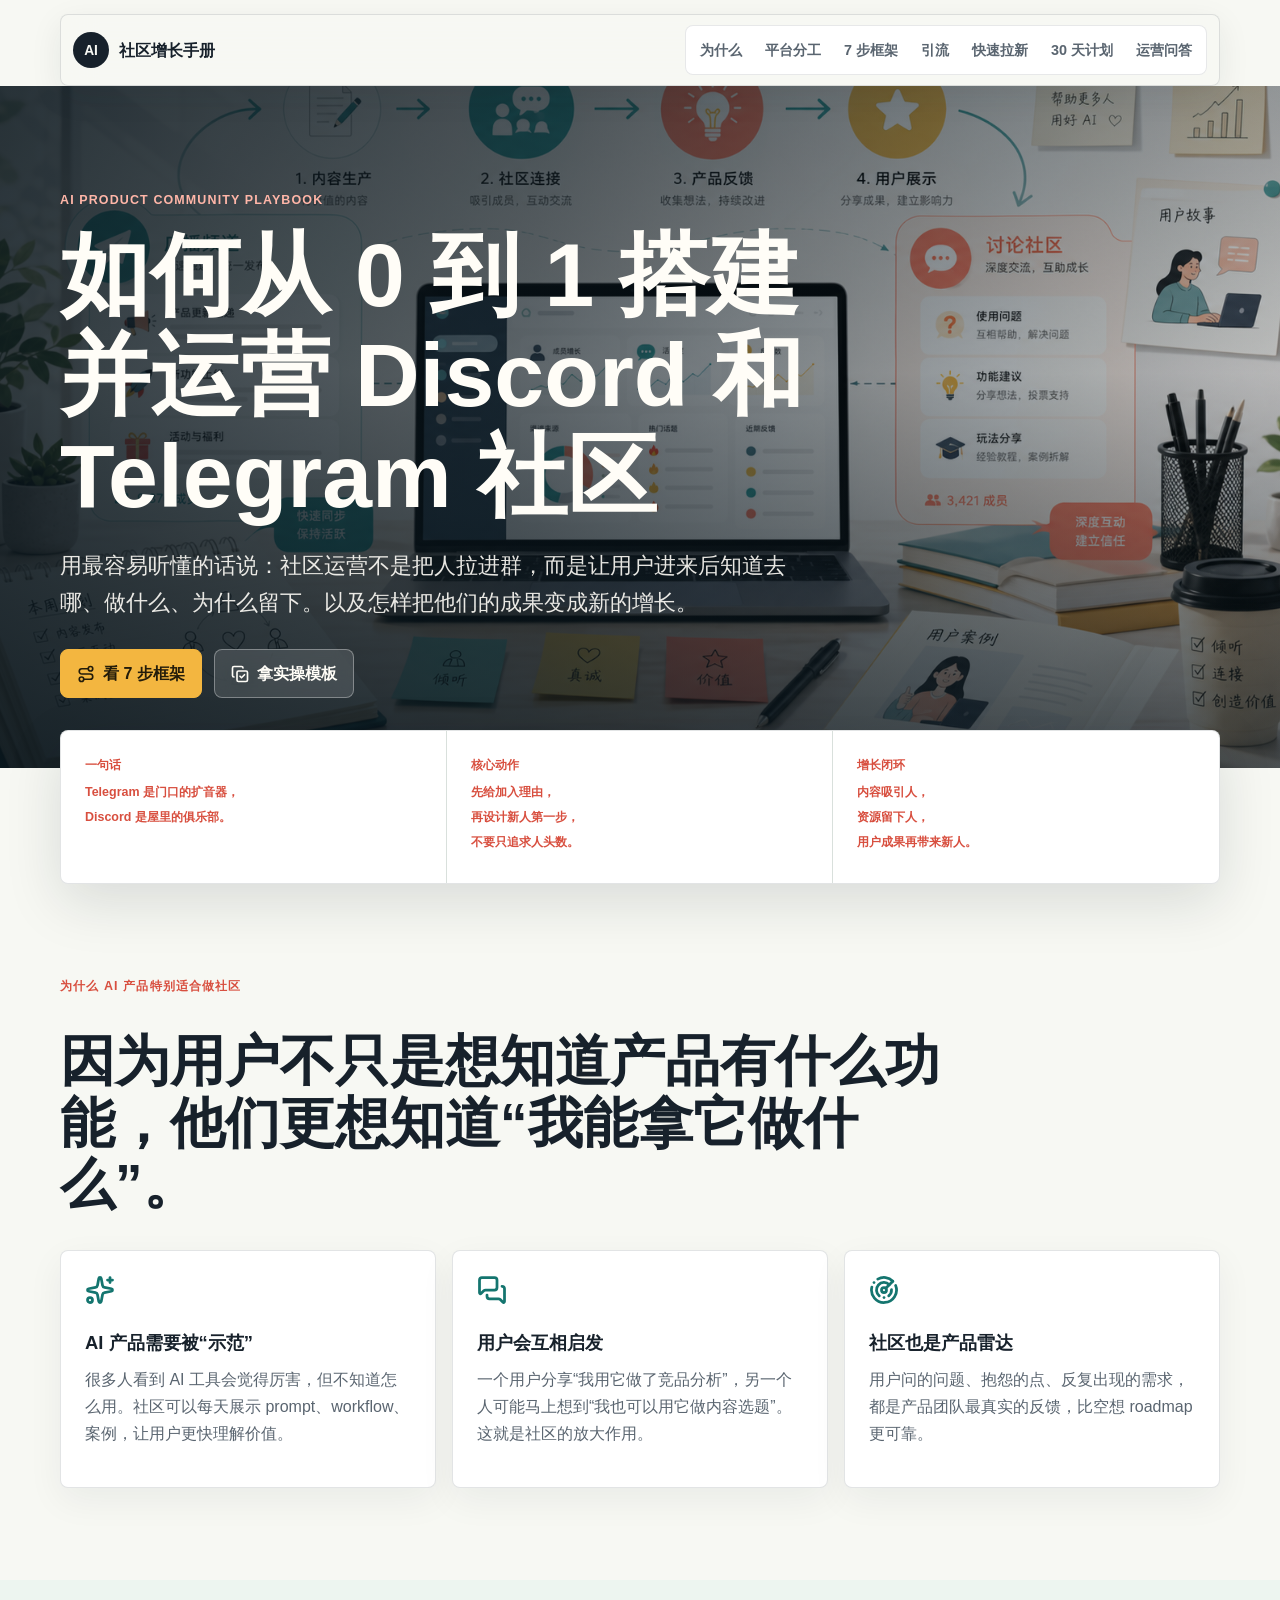
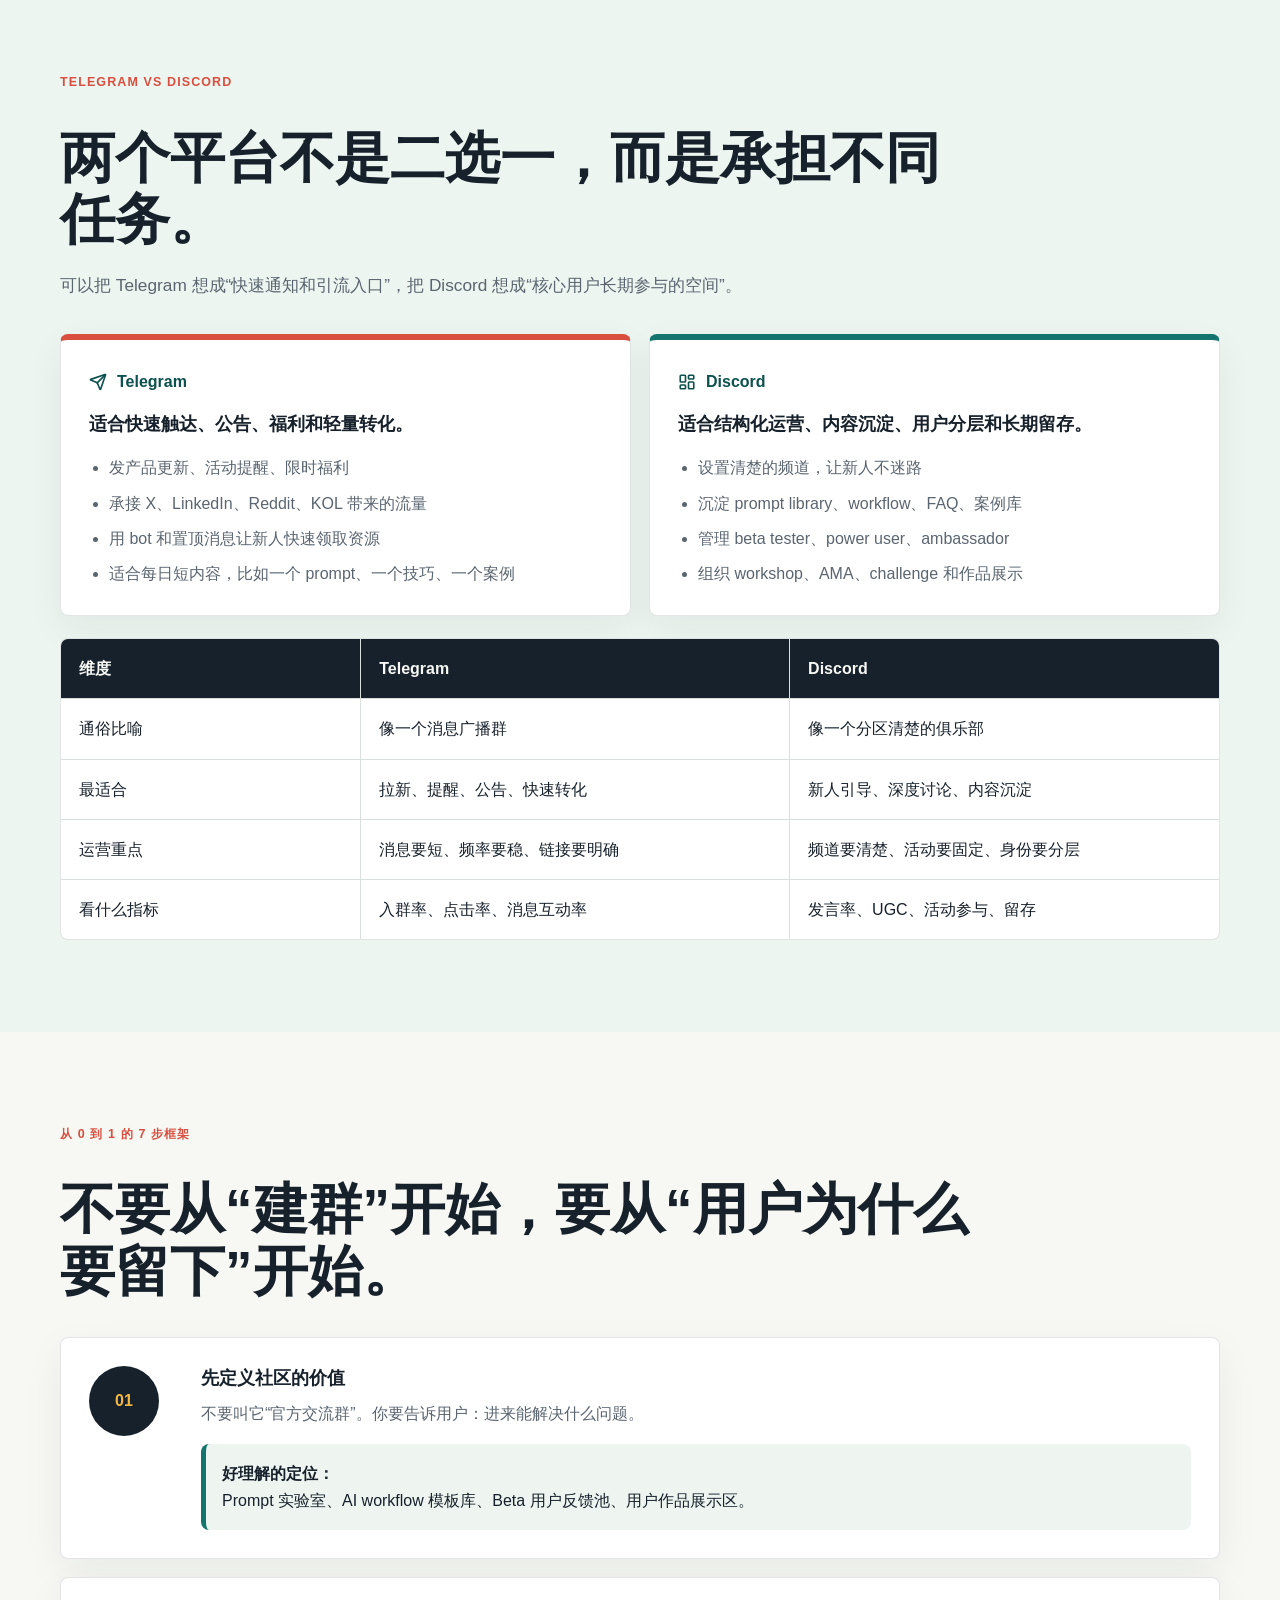
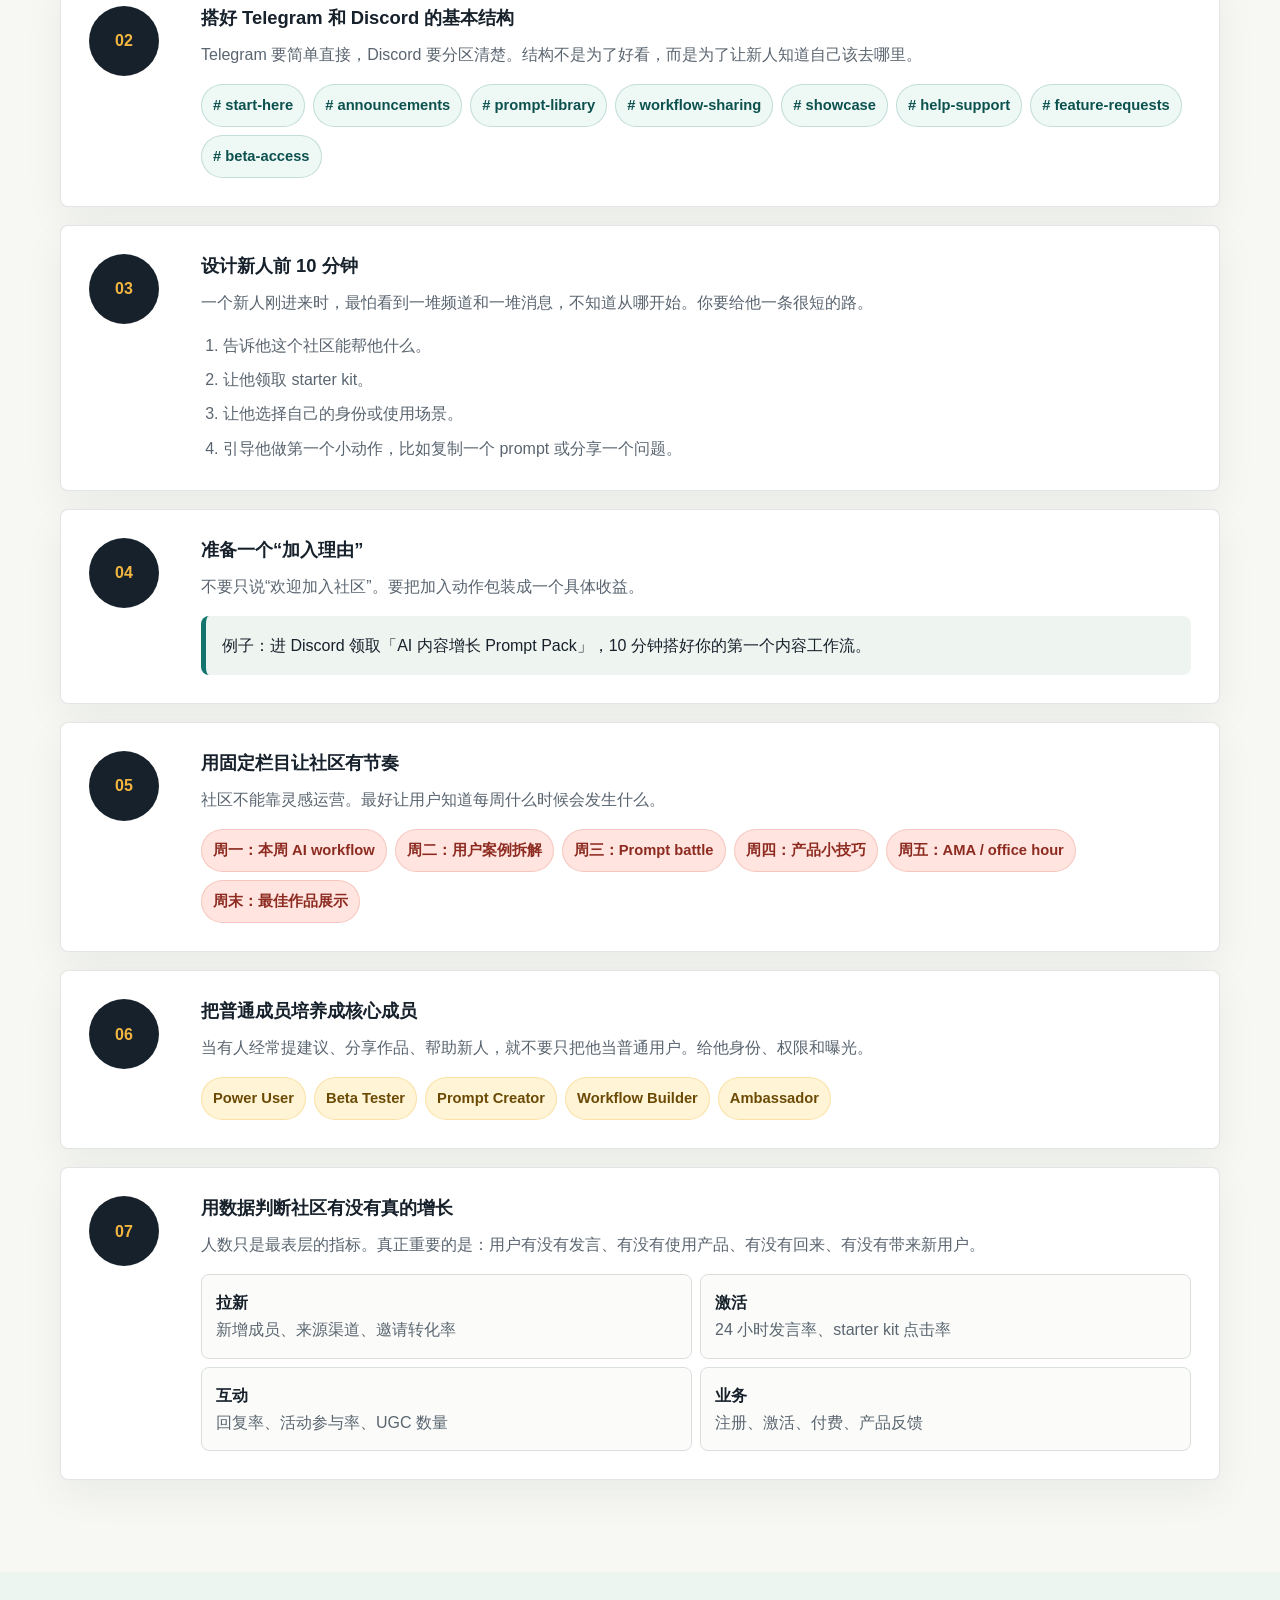
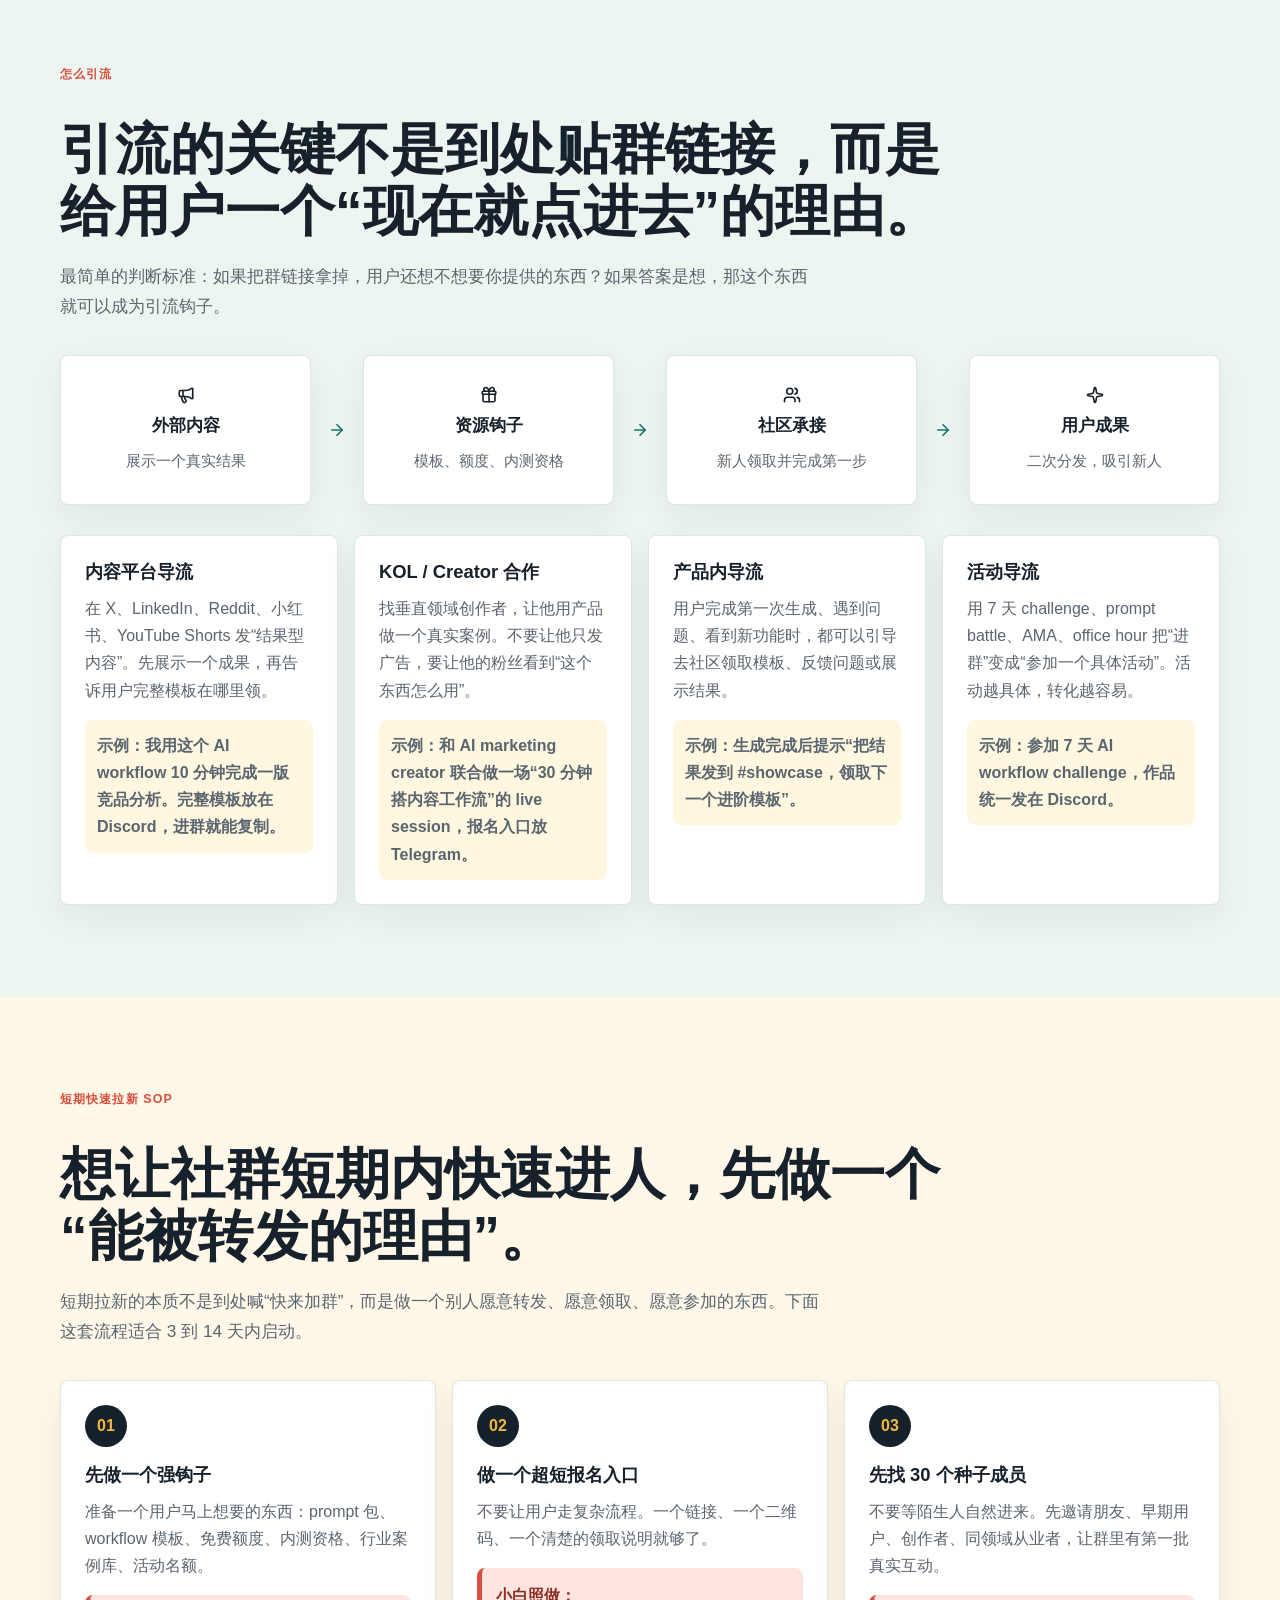
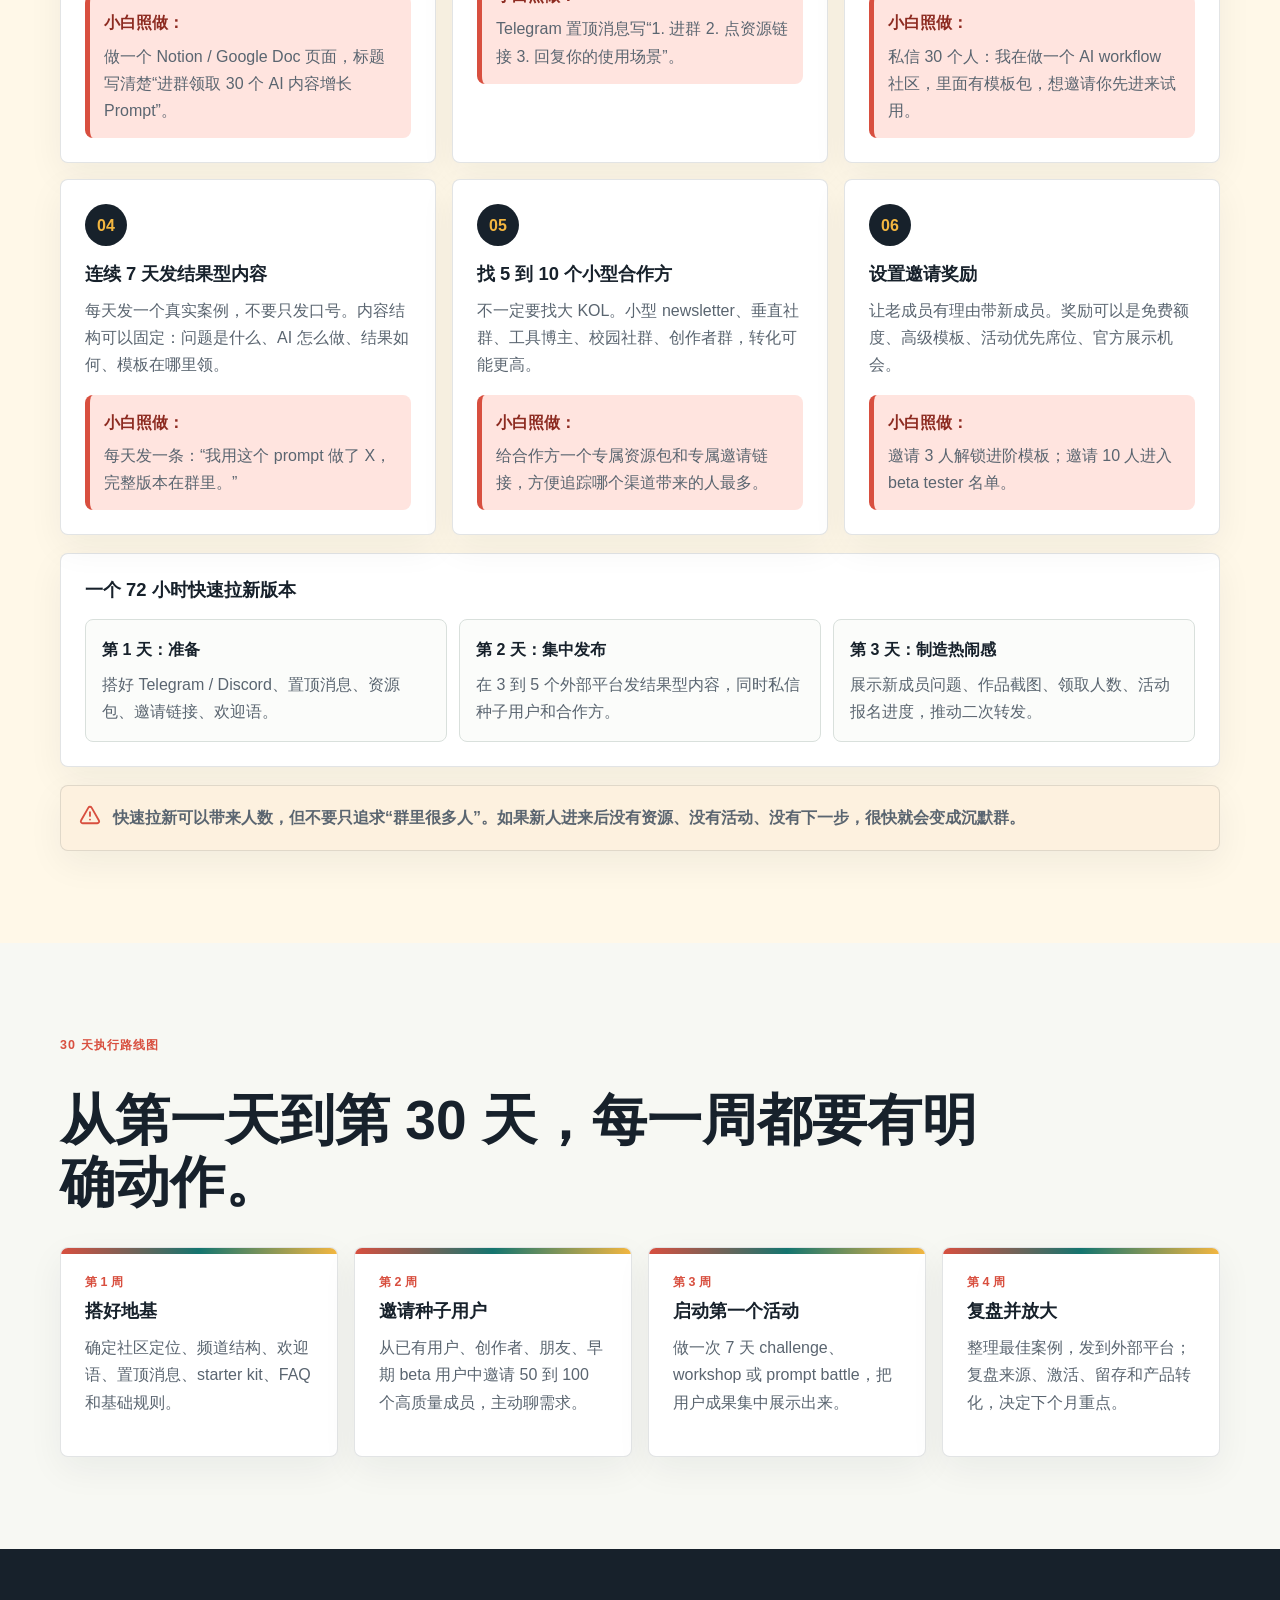
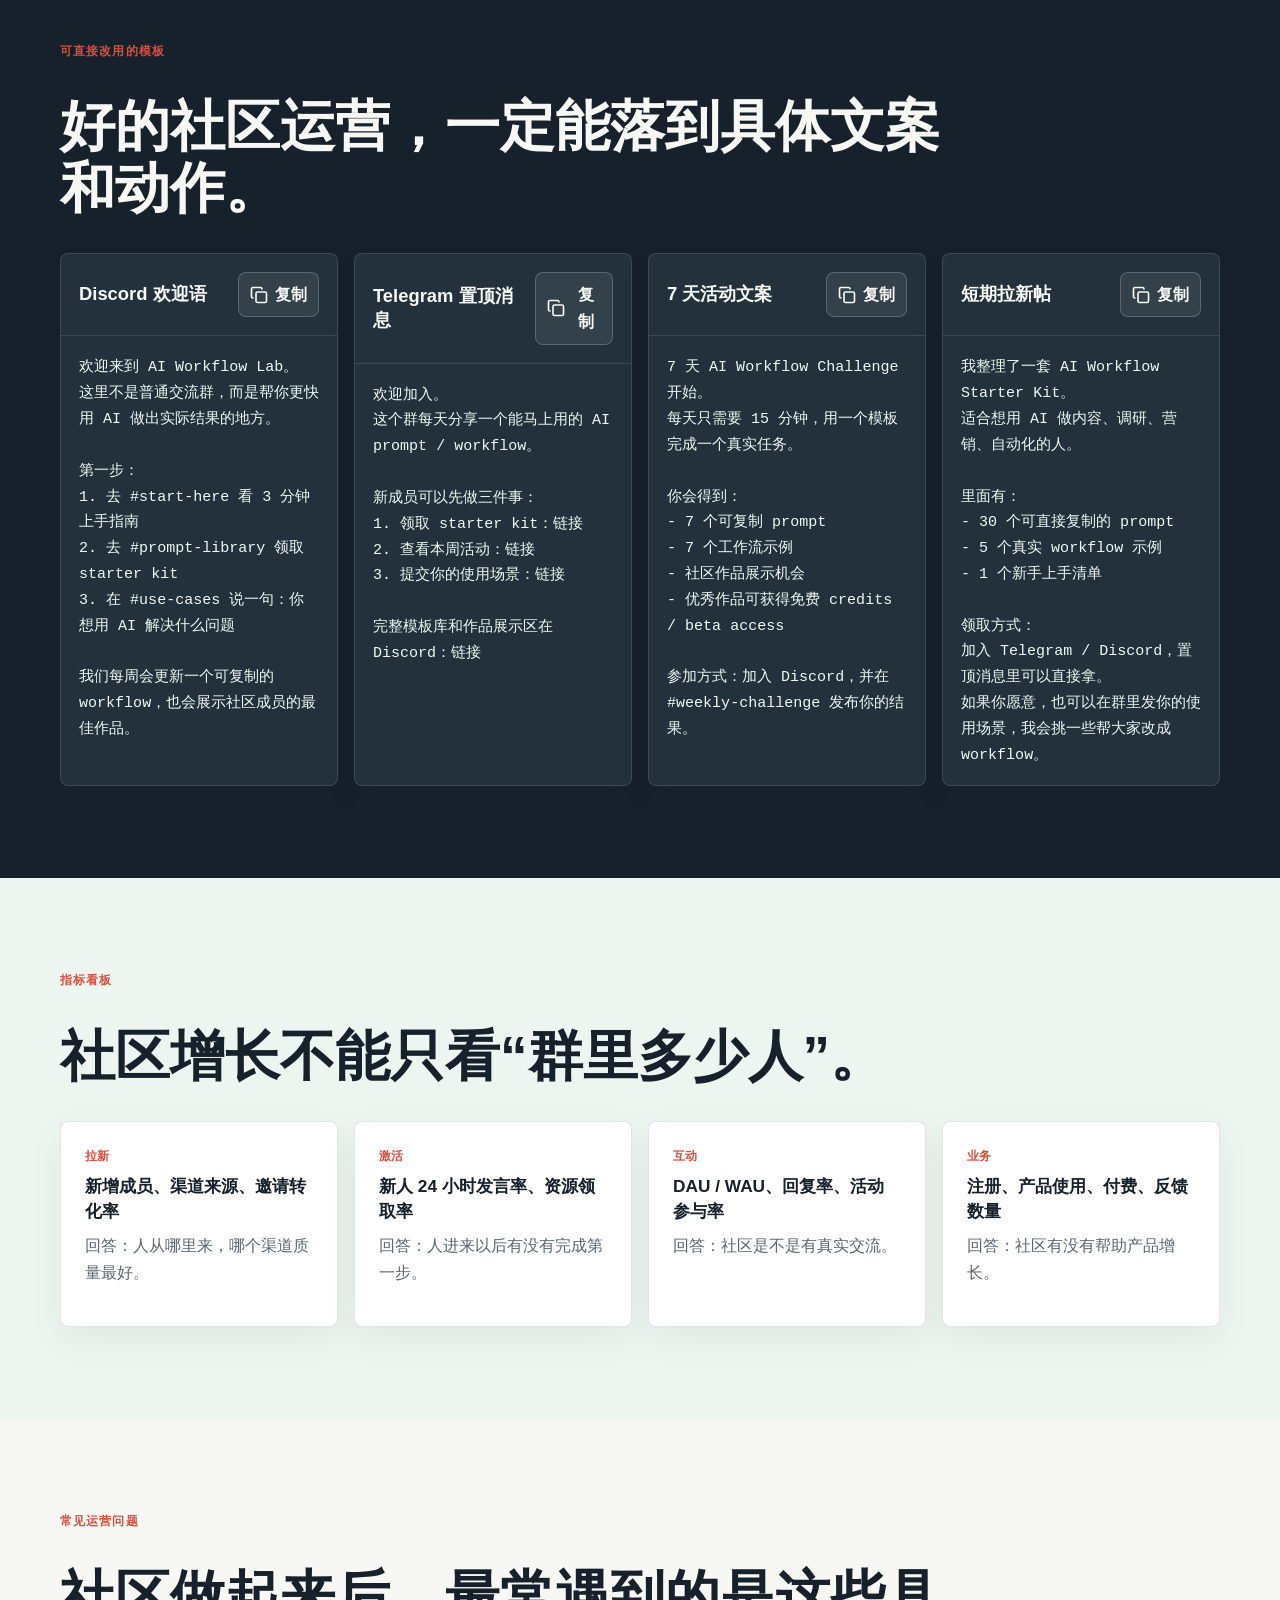
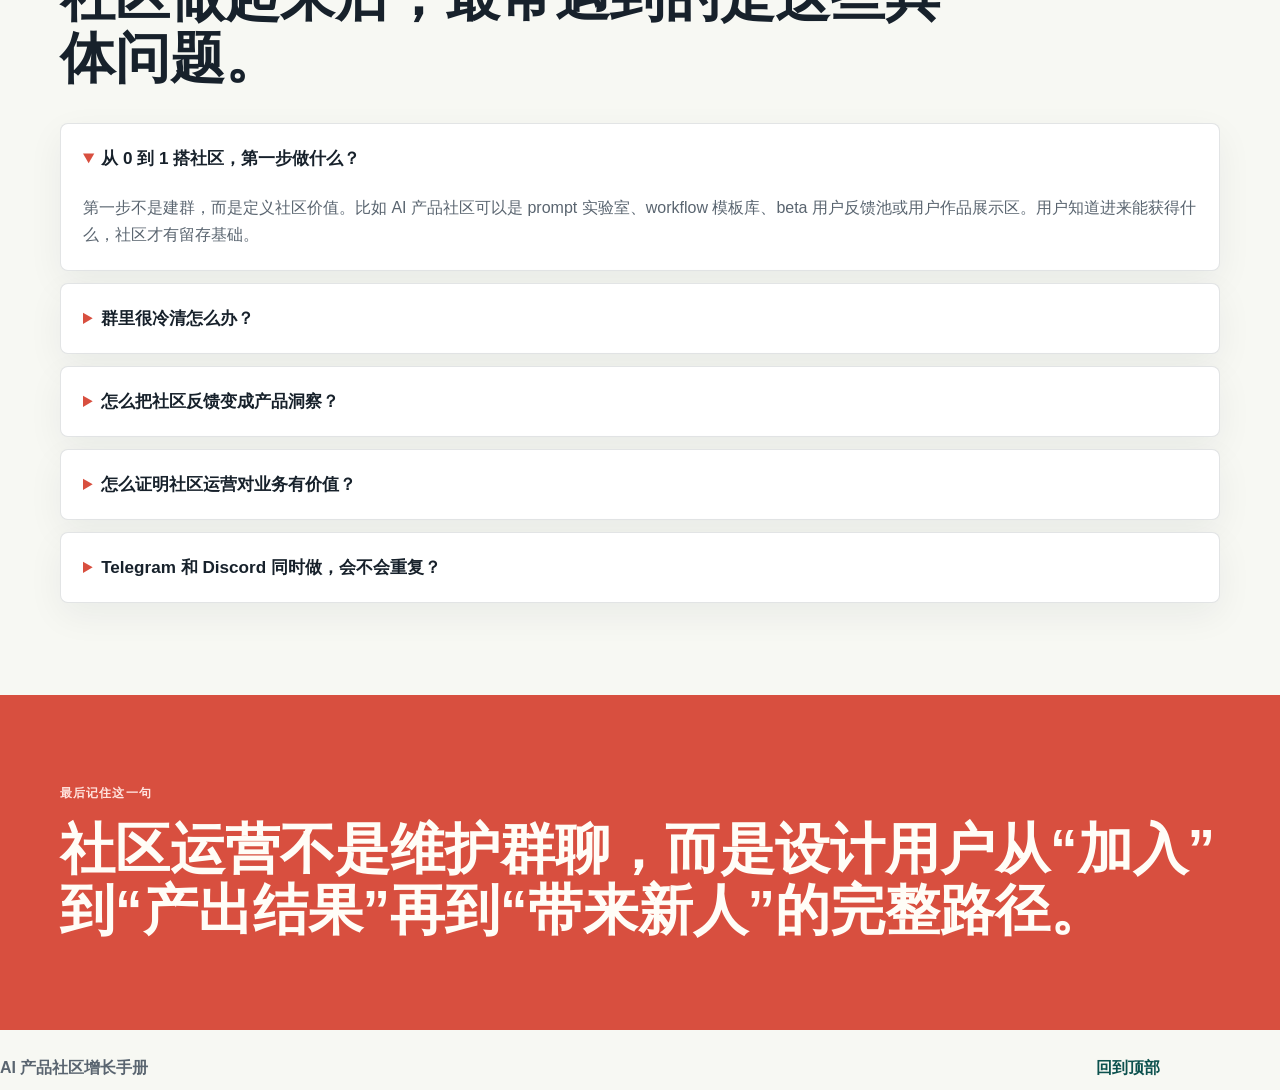
<file: ai-product-community-playbook/index.html>
<!doctype html>
<html lang="zh-CN">
  <head>
    <meta charset="utf-8" />
    <meta name="viewport" content="width=device-width, initial-scale=1" />
    <meta name="robots" content="noindex,nofollow" />
    <title>AI 产品社区从 0 到 1：Discord 与 Telegram 运营增长手册</title>
    <meta
      name="description"
      content="一份用通俗语言讲清楚如何从 0 到 1 搭建、运营和增长 AI 产品 Discord 与 Telegram 社区的中文网页手册。"
    />
    <link rel="stylesheet" href="./styles.css" />
  </head>
  <body>
    <header class="site-header" aria-label="页面导航">
      <a class="brand" href="#top" aria-label="回到顶部">
        <span class="brand-mark">AI</span>
        <span>社区增长手册</span>
      </a>
      <nav class="nav-links" aria-label="章节导航">
        <a href="#why">为什么</a>
        <a href="#compare">平台分工</a>
        <a href="#framework">7 步框架</a>
        <a href="#traffic">引流</a>
        <a href="#sprint">快速拉新</a>
        <a href="#roadmap">30 天计划</a>
        <a href="#faq">运营问答</a>
      </nav>
    </header>

    <main id="top">
      <section class="hero" aria-label="主题介绍">
        <img
          class="hero-image"
          src="./assets/community-growth-hero.png"
          alt="AI 产品社区运营工作台插画"
        />
        <div class="hero-shade" aria-hidden="true"></div>
        <div class="hero-content">
          <p class="eyebrow">AI Product Community Playbook</p>
          <h1>
            <span class="title-line">如何从 0 到 1</span>
            <span class="title-line">搭建并运营</span>
            <span class="title-line">Discord 和</span>
            <span class="title-line">Telegram 社区</span>
          </h1>
          <p class="hero-lede">
            用最容易听懂的话说：社区运营不是把人拉进群，<br class="mobile-break" />而是让用户进来后知道去哪、做什么、为什么留下。<span class="desktop-extra">以及怎样把他们的成果变成新的增长。</span>
          </p>
          <div class="hero-actions" aria-label="快速跳转">
            <a class="button primary" href="#framework">
              <i data-lucide="route"></i>
              看 7 步框架
            </a>
            <a class="button" href="#templates">
              <i data-lucide="copy-check"></i>
              拿实操模板
            </a>
          </div>
        </div>
      </section>

      <section class="summary-strip" aria-label="核心结论">
        <article>
          <span>一句话</span>
          <strong>
            <span class="summary-line">Telegram 是门口的扩音器，</span>
            <span class="summary-line">Discord 是屋里的俱乐部。</span>
          </strong>
        </article>
        <article>
          <span>核心动作</span>
          <strong>
            <span class="summary-line">先给加入理由，</span>
            <span class="summary-line">再设计新人第一步，</span>
            <span class="summary-line">不要只追求人头数。</span>
          </strong>
        </article>
        <article>
          <span>增长闭环</span>
          <strong>
            <span class="summary-line">内容吸引人，</span>
            <span class="summary-line">资源留下人，</span>
            <span class="summary-line">用户成果再带来新人。</span>
          </strong>
        </article>
      </section>

      <section id="why" class="section intro-section">
        <div class="section-heading">
          <p class="section-kicker">为什么 AI 产品特别适合做社区</p>
          <h2>因为用户不只是想知道产品有什么功能，<br class="mobile-break" />他们更想知道“我能拿它做什么”。</h2>
        </div>
        <div class="plain-grid">
          <article>
            <i data-lucide="sparkles"></i>
            <h3>AI 产品需要被“示范”</h3>
            <p>很多人看到 AI 工具会觉得厉害，但不知道怎么用。社区可以每天展示 prompt、workflow、案例，让用户更快理解价值。</p>
          </article>
          <article>
            <i data-lucide="messages-square"></i>
            <h3>用户会互相启发</h3>
            <p>一个用户分享“我用它做了竞品分析”，另一个人可能马上想到“我也可以用它做内容选题”。这就是社区的放大作用。</p>
          </article>
          <article>
            <i data-lucide="radar"></i>
            <h3>社区也是产品雷达</h3>
            <p>用户问的问题、抱怨的点、反复出现的需求，都是产品团队最真实的反馈，比空想 roadmap 更可靠。</p>
          </article>
        </div>
      </section>

      <section id="compare" class="section compare-section">
        <div class="section-heading compact">
          <p class="section-kicker">Telegram vs Discord</p>
          <h2>两个平台不是二选一，<br class="mobile-break" />而是承担不同任务。</h2>
          <p>
            可以把 Telegram 想成“快速通知和引流入口”，把 Discord 想成“核心用户长期参与的空间”。
          </p>
        </div>

        <div class="platform-panels" aria-label="平台分工">
          <article class="platform-panel telegram">
            <div class="panel-topline">
              <i data-lucide="send"></i>
              <span>Telegram</span>
            </div>
            <h3>适合快速触达、公告、福利和轻量转化。</h3>
            <ul>
              <li>发产品更新、活动提醒、限时福利</li>
              <li>承接 X、LinkedIn、Reddit、KOL 带来的流量</li>
              <li>用 bot 和置顶消息让新人快速领取资源</li>
              <li>适合每日短内容，比如一个 prompt、一个技巧、一个案例</li>
            </ul>
          </article>

          <article class="platform-panel discord">
            <div class="panel-topline">
              <i data-lucide="layout-dashboard"></i>
              <span>Discord</span>
            </div>
            <h3>适合结构化运营、内容沉淀、用户分层和长期留存。</h3>
            <ul>
              <li>设置清楚的频道，让新人不迷路</li>
              <li>沉淀 prompt library、workflow、FAQ、案例库</li>
              <li>管理 beta tester、power user、ambassador</li>
              <li>组织 workshop、AMA、challenge 和作品展示</li>
            </ul>
          </article>
        </div>

        <div class="comparison-table" role="table" aria-label="Telegram 和 Discord 对比表">
          <div role="row" class="table-head">
            <span role="columnheader">维度</span>
            <span role="columnheader">Telegram</span>
            <span role="columnheader">Discord</span>
          </div>
          <div role="row">
            <span role="cell">通俗比喻</span>
            <span role="cell">像一个消息广播群</span>
            <span role="cell">像一个分区清楚的俱乐部</span>
          </div>
          <div role="row">
            <span role="cell">最适合</span>
            <span role="cell">拉新、提醒、公告、快速转化</span>
            <span role="cell">新人引导、深度讨论、内容沉淀</span>
          </div>
          <div role="row">
            <span role="cell">运营重点</span>
            <span role="cell">消息要短、频率要稳、链接要明确</span>
            <span role="cell">频道要清楚、活动要固定、身份要分层</span>
          </div>
          <div role="row">
            <span role="cell">看什么指标</span>
            <span role="cell">入群率、点击率、消息互动率</span>
            <span role="cell">发言率、UGC、活动参与、留存</span>
          </div>
        </div>
      </section>

      <section id="framework" class="section framework-section">
        <div class="section-heading">
          <p class="section-kicker">从 0 到 1 的 7 步框架</p>
          <h2>不要从“建群”开始，<br class="mobile-break" />要从“用户为什么要留下”开始。</h2>
        </div>

        <div class="step-list">
          <article class="step-card">
            <span class="step-number">01</span>
            <div>
              <h3>先定义社区的价值</h3>
              <p>不要叫它“官方交流群”。你要告诉用户：进来能解决什么问题。</p>
              <div class="example-box">
                <strong>好理解的定位：</strong>
                <span>Prompt 实验室、AI workflow 模板库、Beta 用户反馈池、用户作品展示区。</span>
              </div>
            </div>
          </article>

          <article class="step-card">
            <span class="step-number">02</span>
            <div>
              <h3>搭好 Telegram 和 Discord 的基本结构</h3>
              <p>Telegram 要简单直接，Discord 要分区清楚。结构不是为了好看，而是为了让新人知道自己该去哪里。</p>
              <div class="channel-map" aria-label="频道结构示例">
                <span># start-here</span>
                <span># announcements</span>
                <span># prompt-library</span>
                <span># workflow-sharing</span>
                <span># showcase</span>
                <span># help-support</span>
                <span># feature-requests</span>
                <span># beta-access</span>
              </div>
            </div>
          </article>

          <article class="step-card">
            <span class="step-number">03</span>
            <div>
              <h3>设计新人前 10 分钟</h3>
              <p>一个新人刚进来时，最怕看到一堆频道和一堆消息，不知道从哪开始。你要给他一条很短的路。</p>
              <ol class="clean-list">
                <li>告诉他这个社区能帮他什么。</li>
                <li>让他领取 starter kit。</li>
                <li>让他选择自己的身份或使用场景。</li>
                <li>引导他做第一个小动作，比如复制一个 prompt 或分享一个问题。</li>
              </ol>
            </div>
          </article>

          <article class="step-card">
            <span class="step-number">04</span>
            <div>
              <h3>准备一个“加入理由”</h3>
              <p>不要只说“欢迎加入社区”。要把加入动作包装成一个具体收益。</p>
              <div class="quote-line">
                例子：进 Discord 领取「AI 内容增长 Prompt Pack」，10 分钟搭好你的第一个内容工作流。
              </div>
            </div>
          </article>

          <article class="step-card">
            <span class="step-number">05</span>
            <div>
              <h3>用固定栏目让社区有节奏</h3>
              <p>社区不能靠灵感运营。最好让用户知道每周什么时候会发生什么。</p>
              <div class="week-grid">
                <span>周一：本周 AI workflow</span>
                <span>周二：用户案例拆解</span>
                <span>周三：Prompt battle</span>
                <span>周四：产品小技巧</span>
                <span>周五：AMA / office hour</span>
                <span>周末：最佳作品展示</span>
              </div>
            </div>
          </article>

          <article class="step-card">
            <span class="step-number">06</span>
            <div>
              <h3>把普通成员培养成核心成员</h3>
              <p>当有人经常提建议、分享作品、帮助新人，就不要只把他当普通用户。给他身份、权限和曝光。</p>
              <div class="badge-row">
                <span>Power User</span>
                <span>Beta Tester</span>
                <span>Prompt Creator</span>
                <span>Workflow Builder</span>
                <span>Ambassador</span>
              </div>
            </div>
          </article>

          <article class="step-card">
            <span class="step-number">07</span>
            <div>
              <h3>用数据判断社区有没有真的增长</h3>
              <p>人数只是最表层的指标。真正重要的是：用户有没有发言、有没有使用产品、有没有回来、有没有带来新用户。</p>
              <div class="metric-grid">
                <span><strong>拉新</strong>新增成员、来源渠道、邀请转化率</span>
                <span><strong>激活</strong>24 小时发言率、starter kit 点击率</span>
                <span><strong>互动</strong>回复率、活动参与率、UGC 数量</span>
                <span><strong>业务</strong>注册、激活、付费、产品反馈</span>
              </div>
            </div>
          </article>
        </div>
      </section>

      <section id="traffic" class="section traffic-section">
        <div class="section-heading compact">
          <p class="section-kicker">怎么引流</p>
          <h2>引流的关键不是到处贴群链接，<br class="mobile-break" />而是给用户一个“现在就点进去”的理由。</h2>
          <p>
            最简单的判断标准：如果把群链接拿掉，用户还想不想要你提供的东西？如果答案是想，那这个东西就可以成为引流钩子。
          </p>
        </div>

        <div class="flow-diagram" aria-label="引流闭环">
          <div>
            <i data-lucide="megaphone"></i>
            <strong>外部内容</strong>
            <span>展示一个真实结果</span>
          </div>
          <i class="flow-arrow" data-lucide="arrow-right"></i>
          <div>
            <i data-lucide="gift"></i>
            <strong>资源钩子</strong>
            <span>模板、额度、内测资格</span>
          </div>
          <i class="flow-arrow" data-lucide="arrow-right"></i>
          <div>
            <i data-lucide="users"></i>
            <strong>社区承接</strong>
            <span>新人领取并完成第一步</span>
          </div>
          <i class="flow-arrow" data-lucide="arrow-right"></i>
          <div>
            <i data-lucide="sparkle"></i>
            <strong>用户成果</strong>
            <span>二次分发，吸引新人</span>
          </div>
        </div>

        <div class="traffic-grid">
          <article>
            <h3>内容平台导流</h3>
            <p>在 X、LinkedIn、Reddit、小红书、YouTube Shorts 发“结果型内容”。先展示一个成果，再告诉用户完整模板在哪里领。</p>
            <p class="sample-copy">示例：我用这个 AI workflow 10 分钟完成一版竞品分析。完整模板放在 Discord，进群就能复制。</p>
          </article>
          <article>
            <h3>KOL / Creator 合作</h3>
            <p>找垂直领域创作者，让他用产品做一个真实案例。不要让他只发广告，要让他的粉丝看到“这个东西怎么用”。</p>
            <p class="sample-copy">示例：和 AI marketing creator 联合做一场“30 分钟搭内容工作流”的 live session，报名入口放 Telegram。</p>
          </article>
          <article>
            <h3>产品内导流</h3>
            <p>用户完成第一次生成、遇到问题、看到新功能时，都可以引导去社区领取模板、反馈问题或展示结果。</p>
            <p class="sample-copy">示例：生成完成后提示“把结果发到 #showcase，领取下一个进阶模板”。</p>
          </article>
          <article>
            <h3>活动导流</h3>
            <p>用 7 天 challenge、prompt battle、AMA、office hour 把“进群”变成“参加一个具体活动”。活动越具体，转化越容易。</p>
            <p class="sample-copy">示例：参加 7 天 AI workflow challenge，作品统一发在 Discord。</p>
          </article>
        </div>
      </section>

      <section id="sprint" class="section sprint-section">
        <div class="section-heading">
          <p class="section-kicker">短期快速拉新 SOP</p>
          <h2>想让社群短期内快速进人，<br class="mobile-break" />先做一个“能被转发的理由”。</h2>
          <p>
            短期拉新的本质不是到处喊“快来加群”，而是做一个别人愿意转发、愿意领取、愿意参加的东西。下面这套流程适合 3 到 14 天内启动。
          </p>
        </div>

        <div class="sprint-grid">
          <article>
            <span>01</span>
            <h3>先做一个强钩子</h3>
            <p>准备一个用户马上想要的东西：prompt 包、workflow 模板、免费额度、内测资格、行业案例库、活动名额。</p>
            <div class="do-box">
              <strong>小白照做：</strong>
              <p>做一个 Notion / Google Doc 页面，标题写清楚“进群领取 30 个 AI 内容增长 Prompt”。</p>
            </div>
          </article>
          <article>
            <span>02</span>
            <h3>做一个超短报名入口</h3>
            <p>不要让用户走复杂流程。一个链接、一个二维码、一个清楚的领取说明就够了。</p>
            <div class="do-box">
              <strong>小白照做：</strong>
              <p>Telegram 置顶消息写“1. 进群 2. 点资源链接 3. 回复你的使用场景”。</p>
            </div>
          </article>
          <article>
            <span>03</span>
            <h3>先找 30 个种子成员</h3>
            <p>不要等陌生人自然进来。先邀请朋友、早期用户、创作者、同领域从业者，让群里有第一批真实互动。</p>
            <div class="do-box">
              <strong>小白照做：</strong>
              <p>私信 30 个人：我在做一个 AI workflow 社区，里面有模板包，想邀请你先进来试用。</p>
            </div>
          </article>
          <article>
            <span>04</span>
            <h3>连续 7 天发结果型内容</h3>
            <p>每天发一个真实案例，不要只发口号。内容结构可以固定：问题是什么、AI 怎么做、结果如何、模板在哪里领。</p>
            <div class="do-box">
              <strong>小白照做：</strong>
              <p>每天发一条：“我用这个 prompt 做了 X，完整版本在群里。”</p>
            </div>
          </article>
          <article>
            <span>05</span>
            <h3>找 5 到 10 个小型合作方</h3>
            <p>不一定要找大 KOL。小型 newsletter、垂直社群、工具博主、校园社群、创作者群，转化可能更高。</p>
            <div class="do-box">
              <strong>小白照做：</strong>
              <p>给合作方一个专属资源包和专属邀请链接，方便追踪哪个渠道带来的人最多。</p>
            </div>
          </article>
          <article>
            <span>06</span>
            <h3>设置邀请奖励</h3>
            <p>让老成员有理由带新成员。奖励可以是免费额度、高级模板、活动优先席位、官方展示机会。</p>
            <div class="do-box">
              <strong>小白照做：</strong>
              <p>邀请 3 人解锁进阶模板；邀请 10 人进入 beta tester 名单。</p>
            </div>
          </article>
        </div>

        <div class="launch-plan">
          <h3>一个 72 小时快速拉新版本</h3>
          <div class="launch-steps">
            <div>
              <strong>第 1 天：准备</strong>
              <p>搭好 Telegram / Discord、置顶消息、资源包、邀请链接、欢迎语。</p>
            </div>
            <div>
              <strong>第 2 天：集中发布</strong>
              <p>在 3 到 5 个外部平台发结果型内容，同时私信种子用户和合作方。</p>
            </div>
            <div>
              <strong>第 3 天：制造热闹感</strong>
              <p>展示新成员问题、作品截图、领取人数、活动报名进度，推动二次转发。</p>
            </div>
          </div>
        </div>

        <div class="warning-box">
          <i data-lucide="alert-triangle"></i>
          <p>
            快速拉新可以带来人数，但不要只追求“群里很多人”。如果新人进来后没有资源、没有活动、没有下一步，很快就会变成沉默群。
          </p>
        </div>
      </section>

      <section id="roadmap" class="section roadmap-section">
        <div class="section-heading">
          <p class="section-kicker">30 天执行路线图</p>
          <h2>从第一天到第 30 天，<br class="mobile-break" />每一周都要有明确动作。</h2>
        </div>

        <div class="timeline">
          <article>
            <span>第 1 周</span>
            <h3>搭好地基</h3>
            <p>确定社区定位、频道结构、欢迎语、置顶消息、starter kit、FAQ 和基础规则。</p>
          </article>
          <article>
            <span>第 2 周</span>
            <h3>邀请种子用户</h3>
            <p>从已有用户、创作者、朋友、早期 beta 用户中邀请 50 到 100 个高质量成员，主动聊需求。</p>
          </article>
          <article>
            <span>第 3 周</span>
            <h3>启动第一个活动</h3>
            <p>做一次 7 天 challenge、workshop 或 prompt battle，把用户成果集中展示出来。</p>
          </article>
          <article>
            <span>第 4 周</span>
            <h3>复盘并放大</h3>
            <p>整理最佳案例，发到外部平台；复盘来源、激活、留存和产品转化，决定下个月重点。</p>
          </article>
        </div>
      </section>

      <section id="templates" class="section templates-section">
        <div class="section-heading compact">
          <p class="section-kicker">可直接改用的模板</p>
          <h2>好的社区运营，<br class="mobile-break" />一定能落到具体文案和动作。</h2>
        </div>

        <div class="template-grid">
          <article class="template-block">
            <div class="template-head">
              <h3>Discord 欢迎语</h3>
              <button class="copy-button" type="button" data-copy-target="discord-welcome">
                <i data-lucide="copy"></i>
                复制
              </button>
            </div>
            <pre id="discord-welcome"><code>欢迎来到 AI Workflow Lab。
这里不是普通交流群，而是帮你更快用 AI 做出实际结果的地方。

第一步：
1. 去 #start-here 看 3 分钟上手指南
2. 去 #prompt-library 领取 starter kit
3. 在 #use-cases 说一句：你想用 AI 解决什么问题

我们每周会更新一个可复制的 workflow，也会展示社区成员的最佳作品。</code></pre>
          </article>

          <article class="template-block">
            <div class="template-head">
              <h3>Telegram 置顶消息</h3>
              <button class="copy-button" type="button" data-copy-target="telegram-pin">
                <i data-lucide="copy"></i>
                复制
              </button>
            </div>
            <pre id="telegram-pin"><code>欢迎加入。
这个群每天分享一个能马上用的 AI prompt / workflow。

新成员可以先做三件事：
1. 领取 starter kit：链接
2. 查看本周活动：链接
3. 提交你的使用场景：链接

完整模板库和作品展示区在 Discord：链接</code></pre>
          </article>

          <article class="template-block">
            <div class="template-head">
              <h3>7 天活动文案</h3>
              <button class="copy-button" type="button" data-copy-target="challenge-copy">
                <i data-lucide="copy"></i>
                复制
              </button>
            </div>
            <pre id="challenge-copy"><code>7 天 AI Workflow Challenge 开始。
每天只需要 15 分钟，用一个模板完成一个真实任务。

你会得到：
- 7 个可复制 prompt
- 7 个工作流示例
- 社区作品展示机会
- 优秀作品可获得免费 credits / beta access

参加方式：加入 Discord，并在 #weekly-challenge 发布你的结果。</code></pre>
          </article>

          <article class="template-block">
            <div class="template-head">
              <h3>短期拉新帖</h3>
              <button class="copy-button" type="button" data-copy-target="sprint-copy">
                <i data-lucide="copy"></i>
                复制
              </button>
            </div>
            <pre id="sprint-copy"><code>我整理了一套 AI Workflow Starter Kit。
适合想用 AI 做内容、调研、营销、自动化的人。

里面有：
- 30 个可直接复制的 prompt
- 5 个真实 workflow 示例
- 1 个新手上手清单

领取方式：
加入 Telegram / Discord，置顶消息里可以直接拿。
如果你愿意，也可以在群里发你的使用场景，我会挑一些帮大家改成 workflow。</code></pre>
          </article>
        </div>
      </section>

      <section id="metrics" class="section metrics-section">
        <div class="section-heading compact">
          <p class="section-kicker">指标看板</p>
          <h2>社区增长不能只看<br class="mobile-break" />“群里多少人”。</h2>
        </div>
        <div class="scoreboard">
          <article>
            <span>拉新</span>
            <strong>新增成员、渠道来源、邀请转化率</strong>
            <p>回答：人从哪里来，哪个渠道质量最好。</p>
          </article>
          <article>
            <span>激活</span>
            <strong>新人 24 小时发言率、资源领取率</strong>
            <p>回答：人进来以后有没有完成第一步。</p>
          </article>
          <article>
            <span>互动</span>
            <strong>DAU / WAU、回复率、活动参与率</strong>
            <p>回答：社区是不是有真实交流。</p>
          </article>
          <article>
            <span>业务</span>
            <strong>注册、产品使用、付费、反馈数量</strong>
            <p>回答：社区有没有帮助产品增长。</p>
          </article>
        </div>
      </section>

      <section id="faq" class="section faq-section">
        <div class="section-heading">
          <p class="section-kicker">常见运营问题</p>
          <h2>社区做起来后，<br class="mobile-break" />最常遇到的是这些具体问题。</h2>
        </div>

        <div class="faq-list">
          <details open>
            <summary>从 0 到 1 搭社区，第一步做什么？</summary>
            <p>第一步不是建群，而是定义社区价值。比如 AI 产品社区可以是 prompt 实验室、workflow 模板库、beta 用户反馈池或用户作品展示区。用户知道进来能获得什么，社区才有留存基础。</p>
          </details>
          <details>
            <summary>群里很冷清怎么办？</summary>
            <p>先判断冷清原因：用户不精准、话题太泛、没有固定活动，还是新人不知道怎么参与。冷启动阶段需要主动制造场景，比如每日 workflow、每周 challenge、点名邀请种子用户分享结果。</p>
          </details>
          <details>
            <summary>怎么把社区反馈变成产品洞察？</summary>
            <p>把反馈分成 bug、功能请求、使用场景、困惑点和用户好评。每周整理重复出现的问题、用户原话、截图和优先级，同步给产品团队，用社区反馈帮助 roadmap 判断。</p>
          </details>
          <details>
            <summary>怎么证明社区运营对业务有价值？</summary>
            <p>把社区数据和产品漏斗连起来看，不只看成员数，还看社区成员到注册、首次使用、活跃、付费、推荐的转化。社区如果能持续产生 UGC、反馈和转化，就不是成本中心，而是增长引擎。</p>
          </details>
          <details>
            <summary>Telegram 和 Discord 同时做，会不会重复？</summary>
            <p>不会。Telegram 承担快速触达和流量承接，Discord 承担结构化沉淀和核心用户运营。简单说，Telegram 让更多人知道发生了什么，Discord 让真正感兴趣的人留下来深度参与。</p>
          </details>
        </div>
      </section>

      <section class="closing-section" aria-label="总结">
        <p class="section-kicker">最后记住这一句</p>
        <h2>社区运营不是维护群聊，<br class="mobile-break" />而是设计用户从“加入”到“产出结果”再到“带来新人”的完整路径。</h2>
      </section>
    </main>

    <footer class="site-footer">
      <span>AI 产品社区增长手册</span>
      <a href="#top">回到顶部</a>
    </footer>

    <script src="./assets/lucide.min.js"></script>
    <script src="./script.js"></script>
  </body>
</html>
</file>
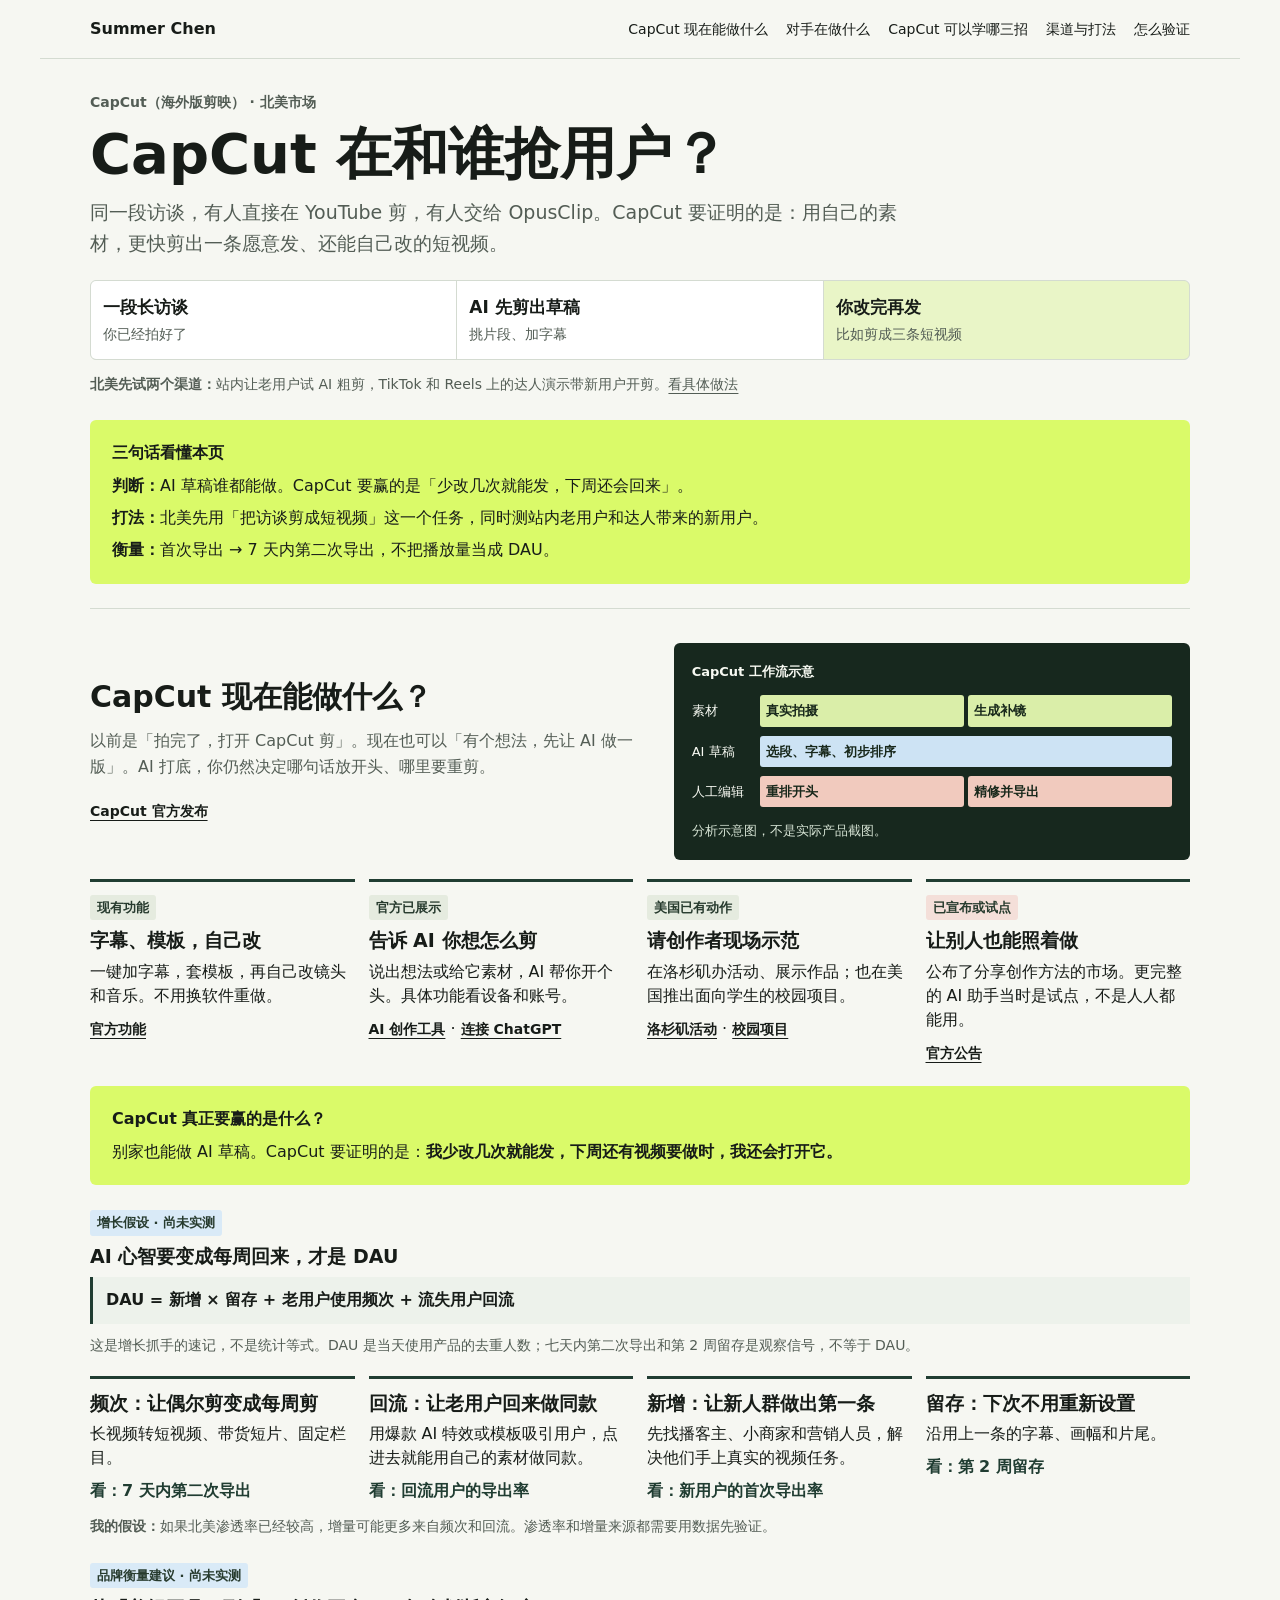
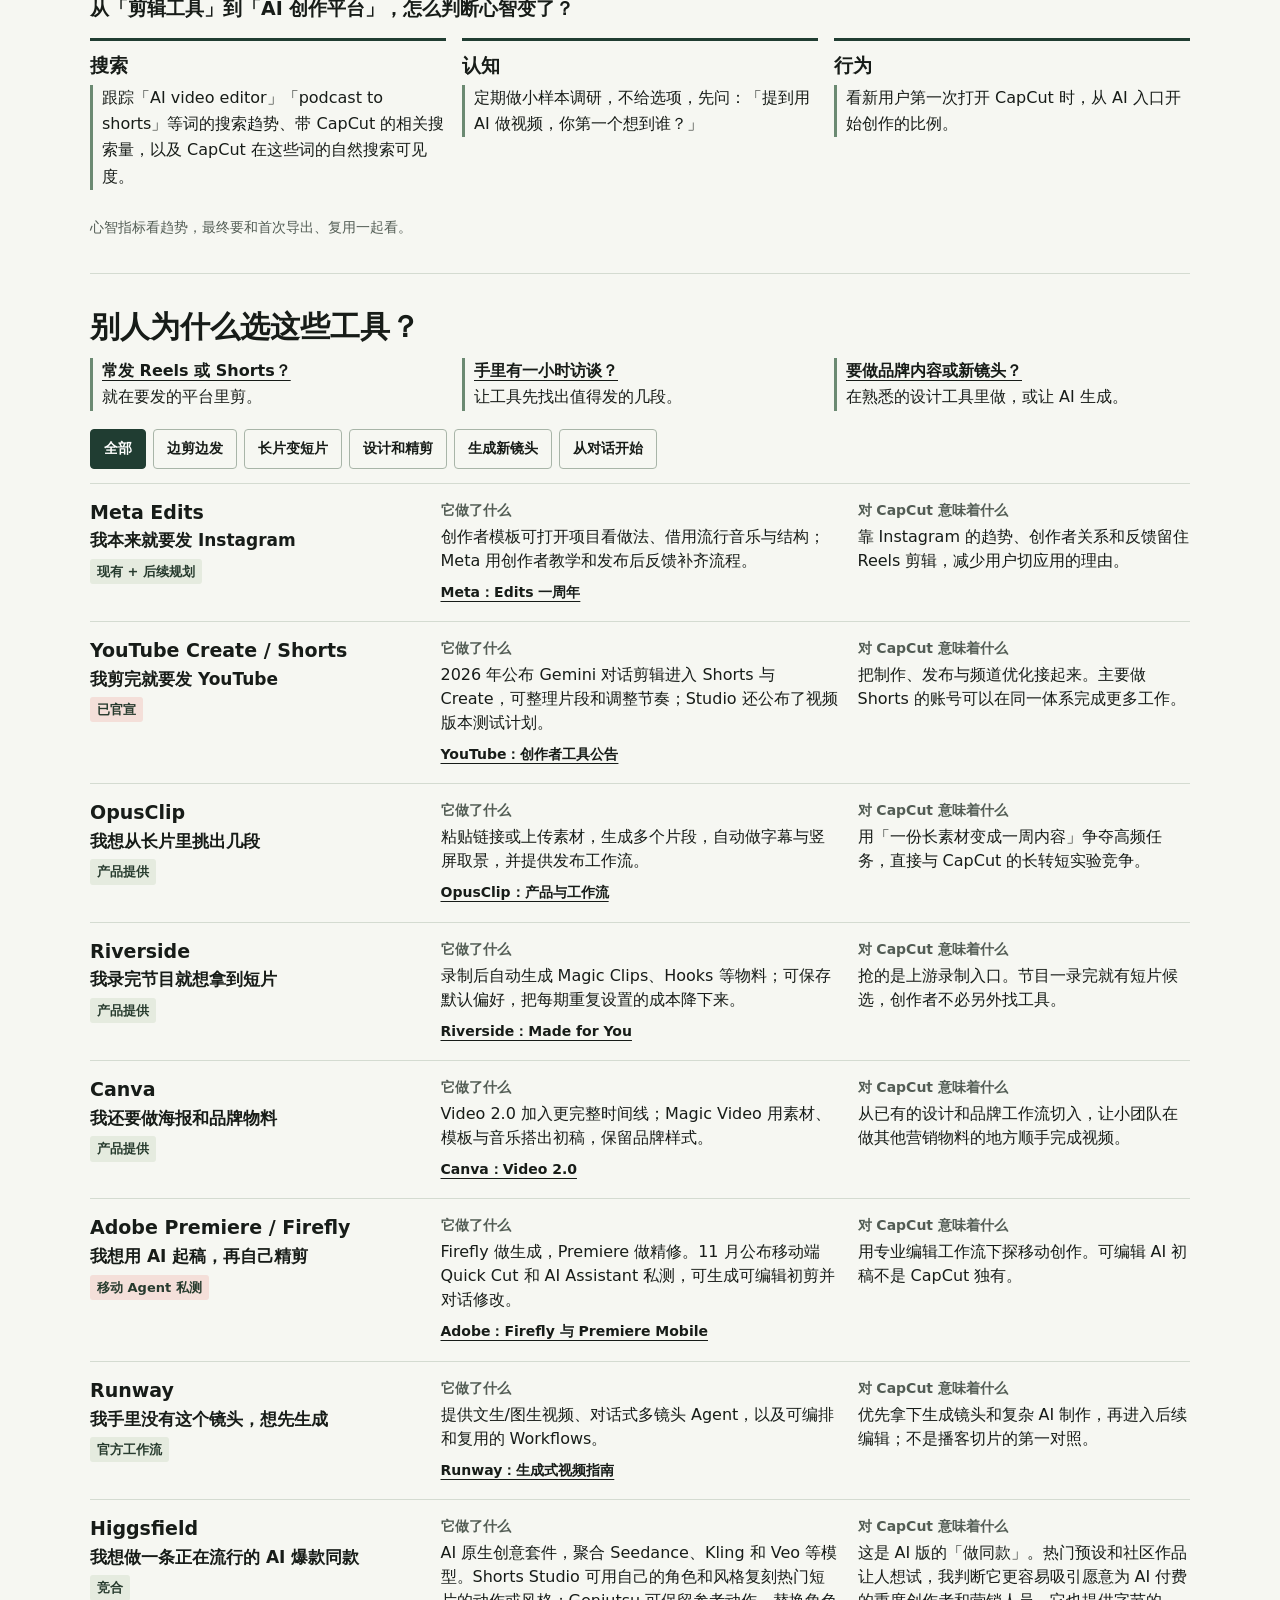
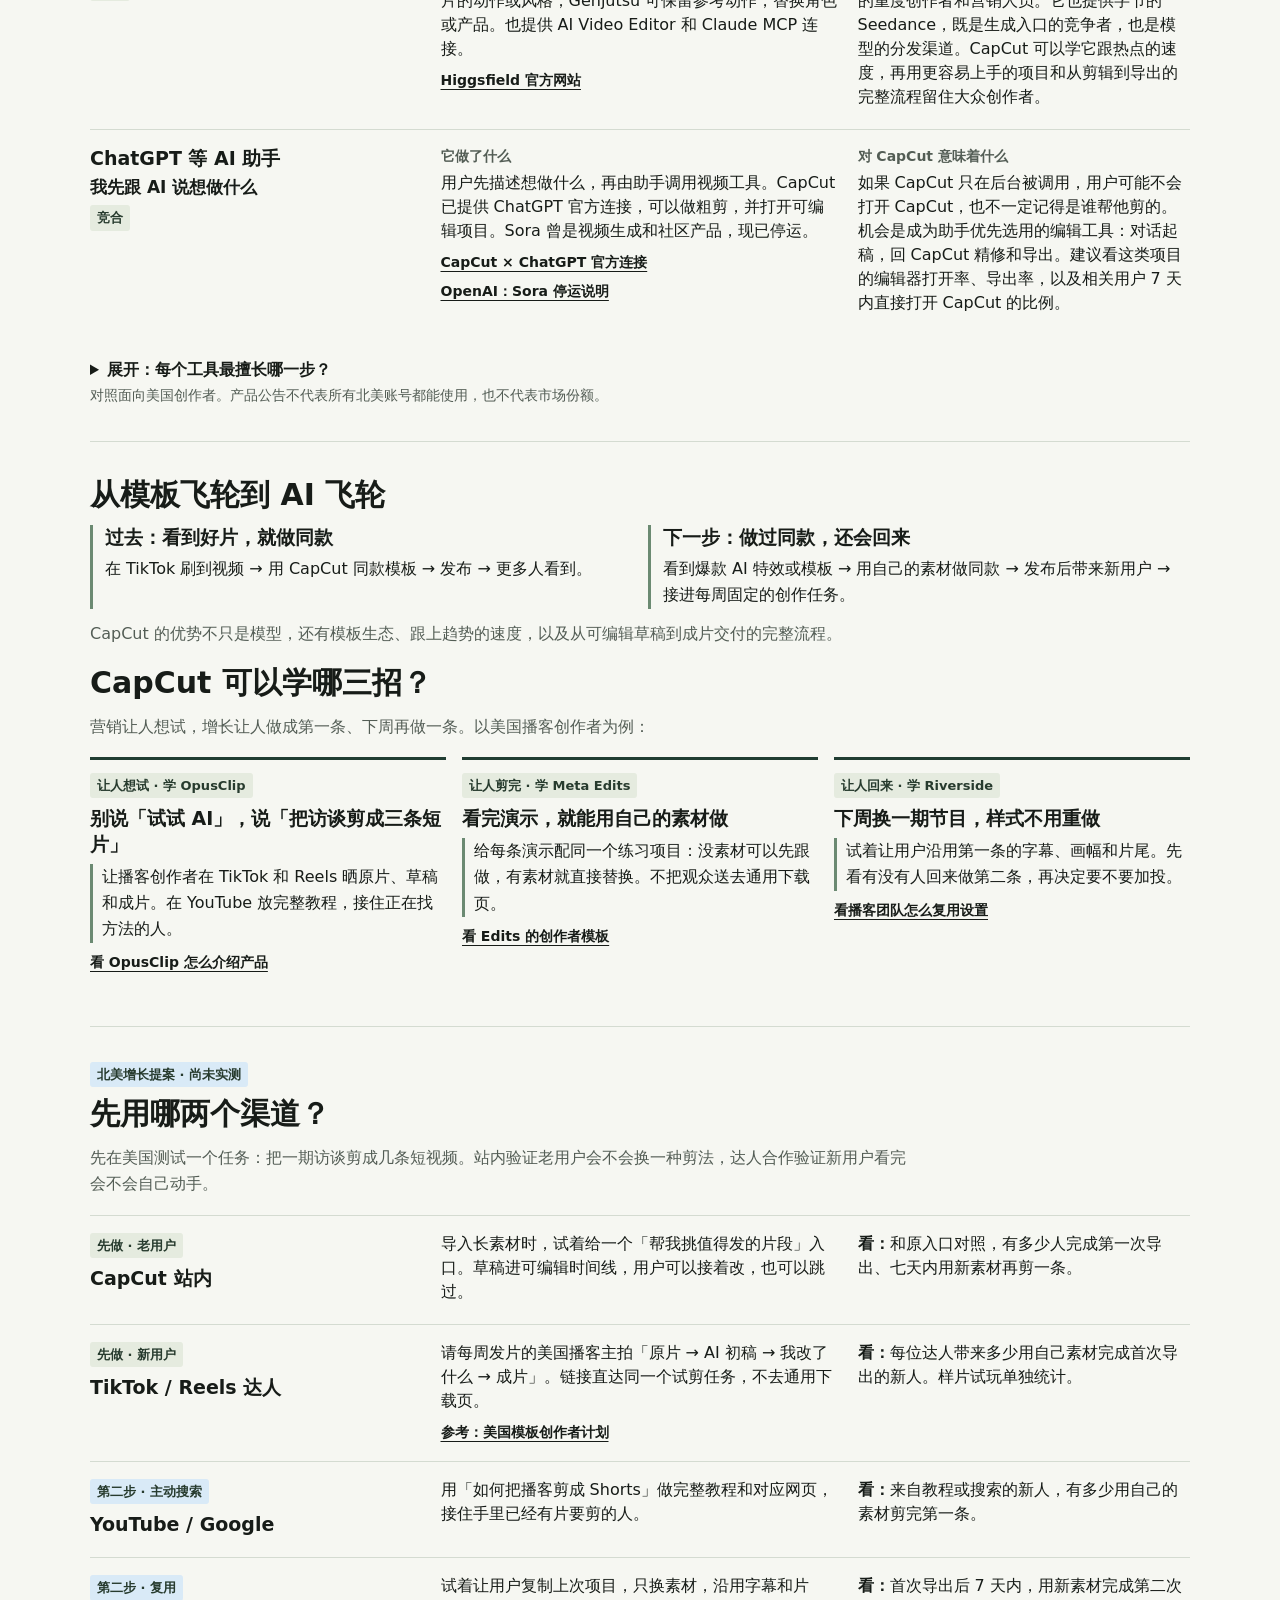
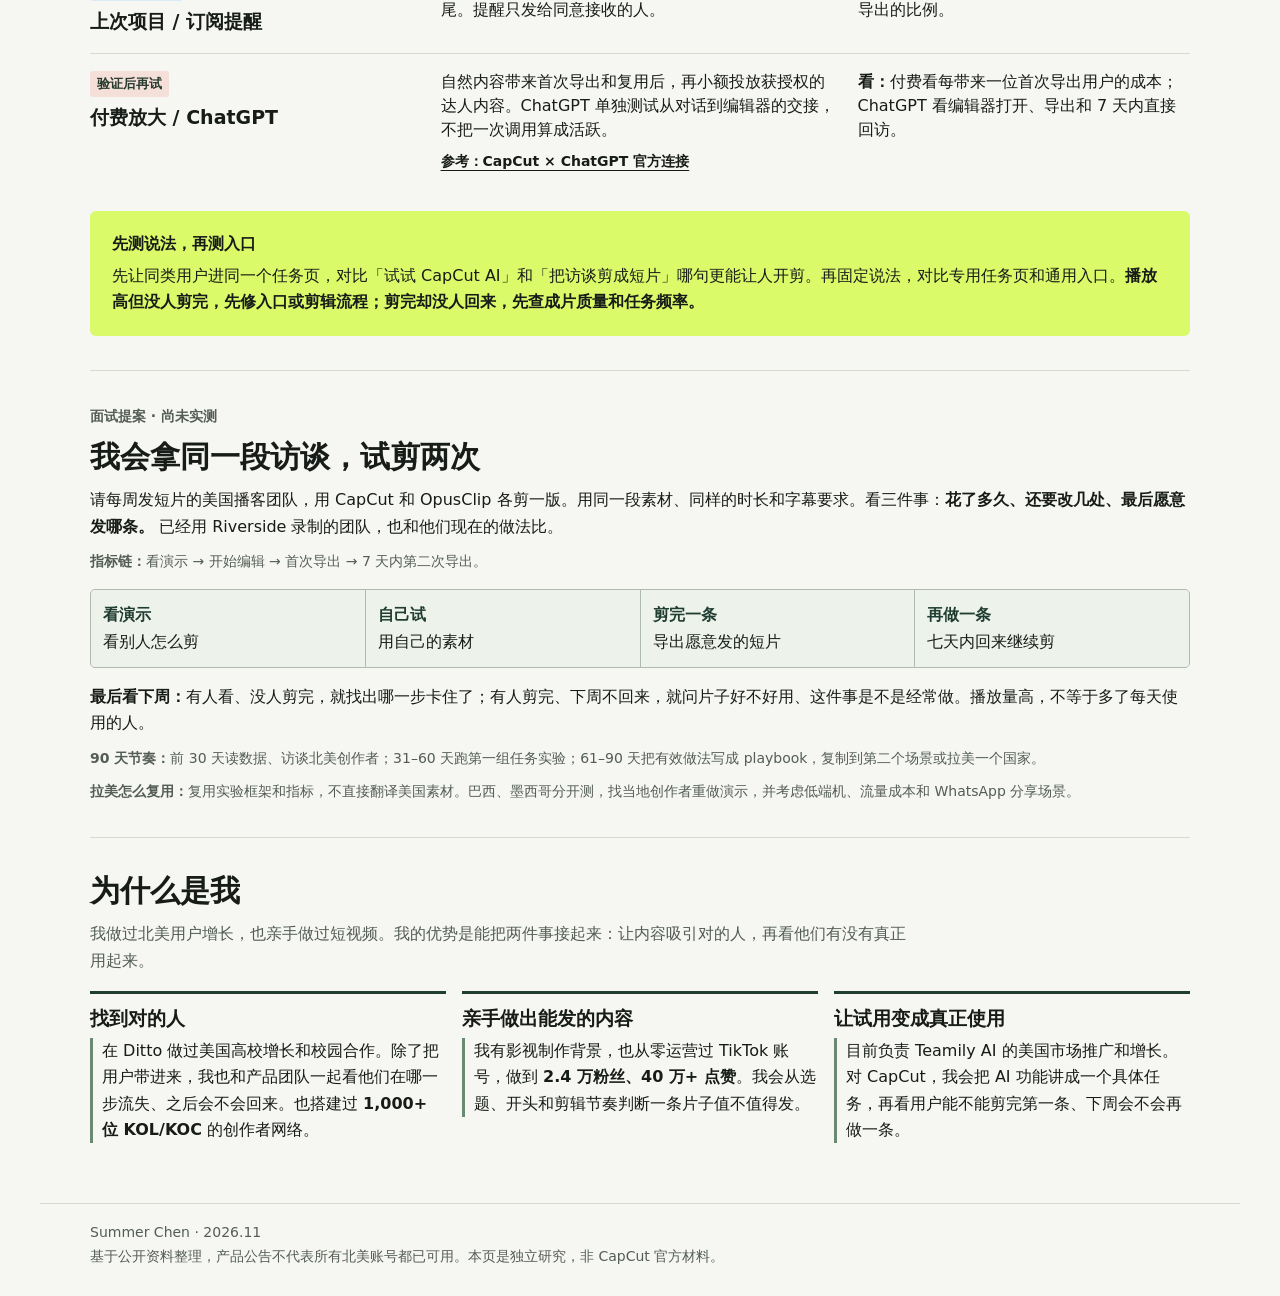
<file: capcut-north-america/index.html>
<!doctype html>
<html lang="zh-CN">
<head>
<meta charset="utf-8">
<meta name="viewport" content="width=device-width, initial-scale=1">
<meta name="robots" content="noindex">
<title>CapCut 北美创作者竞争地图 | Summer Chen</title>
<meta name="description" content="CapCut 北美市场拆解：竞品动作、创作者工作流和增长实验。">
<style>
:root{color-scheme:light;--paper:#f6f7f2;--ink:#171c18;--dim:#535d55;--line:#d4dbd1;--green:#dafa69;--forest:#203d32;--blue:#d9eaf7;--rose:#f4dfd9}
*{box-sizing:border-box}body{margin:0;background:var(--paper);color:var(--ink);font:16px/1.65 system-ui,-apple-system,"PingFang SC","Microsoft YaHei",sans-serif}main,header,footer{max-width:1200px;margin:auto;padding-inline:clamp(16px,4%,50px)}a{color:inherit;text-underline-offset:4px}a:hover{color:#326750}button:focus-visible,a:focus-visible,summary:focus-visible{outline:3px solid #397e68;outline-offset:4px}header{display:flex;justify-content:space-between;align-items:center;gap:18px;padding-block:16px;border-bottom:1px solid var(--line)}nav{display:flex;flex-wrap:wrap;gap:8px 18px;font-size:14px}nav a{text-decoration:none}nav a:hover{text-decoration:underline}.kicker,.label{font-weight:720;font-size:14px;color:var(--dim)}.kicker{margin:0 0 10px}.intro{padding:32px 0 24px}h1,h2,h3,p{margin:0}h1{font-size:56px;line-height:1.08;overflow-wrap:anywhere}h2{font-size:30px;line-height:1.25;margin-bottom:12px}h3{font-size:19px;line-height:1.35}.intro p:last-child{margin-top:13px;max-width:760px;color:var(--dim);font-size:18px}.section{padding:34px 0;border-top:1px solid var(--line);scroll-margin-top:12px}.lede{color:var(--dim);max-width:820px;margin-bottom:17px}.frame{display:grid;grid-template-columns:1.08fr 1fr;gap:26px;align-items:center}.photo{margin:0;background:#17281e;color:#f7f9f2;border-radius:6px;overflow:hidden}.photo img{width:100%;aspect-ratio:2/1;object-fit:cover;display:block}.photo figcaption{padding:9px 14px;font-size:13px}.split{display:grid;grid-template-columns:repeat(4,minmax(0,1fr));gap:14px;margin-top:19px}.move{border-top:3px solid var(--forest);padding:12px 0 0}.move p{margin:6px 0 8px}.state{display:inline-block;background:#e5ebdf;color:#273b2e;padding:2px 7px;border-radius:3px;font-size:13px;font-weight:700;margin-bottom:8px}.state.announce{background:var(--rose)}.state.test{background:var(--blue)}.source{font-size:14px;font-weight:680}
.scroll{overflow-x:auto;border:1px solid var(--line);border-radius:6px}table{width:100%;min-width:670px;border-collapse:collapse;text-align:center;background:white}th,td{padding:9px 10px;border-bottom:1px solid var(--line)}thead th{background:var(--forest);color:white;font-size:14px}th:first-child{text-align:left}tbody th{font-size:15px;white-space:nowrap}tbody tr:last-child>*{border-bottom:0}.own>*{background:#ecf5d9}.dot,.support{display:inline-block;width:14px;height:14px;border:2px solid #3b6c59;border-radius:50%;vertical-align:middle}.dot{background:#3b6c59}.support{width:11px;height:11px}.legend{margin-top:10px;color:var(--dim);font-size:14px;display:flex;gap:10px 20px;flex-wrap:wrap}
.filters{display:flex;gap:7px;flex-wrap:wrap;margin:0 0 14px}button{font:inherit;font-size:14px;font-weight:700;background:transparent;color:var(--ink);border:1px solid #a8b5a8;border-radius:4px;min-height:40px;padding:6px 13px;cursor:pointer}button[aria-pressed=true]{background:var(--forest);color:white;border-color:var(--forest)}.row{display:grid;grid-template-columns:1fr 1.25fr 1.15fr;gap:18px;padding:16px 0;border-top:1px solid var(--line)}.row h3{margin-bottom:3px}.row p{margin-bottom:4px}.row[hidden]{display:none}.category{font-size:14px;color:var(--dim)}.thesis{background:var(--green);padding:20px 22px;margin-top:20px;border-radius:6px}.thesis p{margin-top:6px}.steps{display:grid;grid-template-columns:repeat(4,minmax(0,1fr));margin:16px 0;gap:1px;background:#afbbb1;border:1px solid #afbbb1;border-radius:5px;overflow:hidden}.steps div{background:#edf2eb;padding:12px}.steps b{display:block;color:var(--forest)}.foot{padding-block:17px 28px;color:var(--dim);font-size:14px;border-top:1px solid var(--line)}.skip{position:absolute;left:-999px}.skip:focus{left:16px;top:8px;background:white;padding:8px}
@media(max-width:800px){h1{font-size:44px}.split{grid-template-columns:repeat(2,minmax(0,1fr))}.frame{grid-template-columns:1fr}.photo img{aspect-ratio:2.5/1}.row{grid-template-columns:1fr 1fr}.row>:first-child{grid-column:1/-1}}
@media(max-width:480px){h1{font-size:36px}h2{font-size:25px}header{align-items:flex-start;flex-direction:column;gap:5px}.intro{padding-top:25px}.split,.steps{grid-template-columns:repeat(2,minmax(0,1fr))}.row{grid-template-columns:1fr;gap:8px}.section{padding-block:25px}}
@media print{header nav,.filters,.skip{display:none}body{background:white}.scroll{overflow:visible}table{min-width:0}.row[hidden]{display:grid}.section,.row{break-inside:avoid}main{padding-inline:10px}}
.workflow{padding:18px;display:grid;gap:9px}.workflow figcaption{padding:0 0 4px;font-weight:700}.track{display:grid;grid-template-columns:62px minmax(0,1fr);gap:6px;align-items:center;font-size:13px}.clips{display:grid;grid-template-columns:repeat(8,minmax(0,1fr));gap:4px}.clip{padding:5px 6px;border-radius:3px;grid-column:span 4;background:#daeea9;color:#18281b;font-weight:700;overflow-wrap:anywhere}.clip.sky{background:#cde3f4}.clip.clay{background:#f1cabe}.clip.wide{grid-column:span 8}.workflow-note{margin-top:4px;color:#d8e5d6;font-size:13px}
.intro .lead{max-width:810px;color:var(--dim);font-size:19px;margin-top:12px}.example{display:grid;grid-template-columns:repeat(3,minmax(0,1fr));gap:1px;background:var(--line);border:1px solid var(--line);border-radius:6px;overflow:hidden;margin-top:20px}.example div{padding:12px;background:#fff}.example div:last-child{background:#e9f5c7}.example b{display:block;font-size:17px}.example small{color:var(--dim);font-size:14px}.quick{display:grid;grid-template-columns:repeat(3,minmax(0,1fr));gap:16px;margin:0 0 18px}.quick p{border-left:3px solid #6b8a72;padding-left:9px}.quick a{display:block;font-weight:750}.map-details{margin:22px 0 0}.map-details summary{cursor:pointer;font-weight:720}.map-details[open] summary{margin-bottom:12px}.why{font-size:17px;font-weight:650}.row{grid-template-columns:1fr 1.2fr 1fr}.row .source{display:inline-block;margin-top:4px}.split p,.row p{line-height:1.5}
@media(max-width:600px){.example,.quick{grid-template-columns:1fr}.example div{padding:8px 11px}.example b,.example small{display:inline}.example small{margin-left:6px}.row{grid-template-columns:1fr}.quick{gap:10px}}
.dau{margin-top:24px}.formula{border-left:3px solid var(--forest);background:#edf2eb;padding:10px 13px;margin:8px 0;font-weight:750}.note{color:var(--dim);font-size:14px;margin-top:10px}.metric{display:block;margin-top:8px;font-weight:750;color:var(--forest)}.flywheel{display:grid;grid-template-columns:repeat(2,minmax(0,1fr));gap:16px;margin:12px 0}.flywheel article{border-left:3px solid #6b8a72;padding-left:12px}.flywheel p{margin-top:5px}.profile-grid{margin-top:16px}
@media(max-width:600px){.flywheel{grid-template-columns:1fr}}
.intro p.note{font-size:14px}
.page-summary{margin:0 0 24px}
</style>
</head>
<body>
<a href="#main" class="skip">跳到正文</a>
<header><strong>Summer Chen</strong><nav aria-label="页面导航"><a href="#capcut">CapCut 现在能做什么</a><a href="#moves">对手在做什么</a><a href="#learn">CapCut 可以学哪三招</a><a href="#growth">渠道与打法</a><a href="#test">怎么验证</a></nav></header>
<main id="main">
<section class="intro"><p class="kicker">CapCut（海外版剪映） · 北美市场</p><h1>CapCut 在和谁抢用户？</h1><p class="lead">同一段访谈，有人直接在 YouTube 剪，有人交给 OpusClip。CapCut 要证明的是：用自己的素材，更快剪出一条愿意发、还能自己改的短视频。</p><div class="example" aria-label="假设例子：一段长访谈变成三条短视频"><div><b>一段长访谈</b><small>你已经拍好了</small></div><div><b>AI 先剪出草稿</b><small>挑片段、加字幕</small></div><div><b>你改完再发</b><small>比如剪成三条短视频</small></div></div><p class="note"><strong>北美先试两个渠道：</strong>站内让老用户试 AI 粗剪，TikTok 和 Reels 上的达人演示带新用户开剪。<a href="#growth">看具体做法</a></p></section>
<aside class="thesis page-summary" aria-label="三句话看懂本页">
<strong>三句话看懂本页</strong>
<p><b>判断：</b>AI 草稿谁都能做。CapCut 要赢的是「少改几次就能发，下周还会回来」。</p>
<p><b>打法：</b>北美先用「把访谈剪成短视频」这一个任务，同时测站内老用户和达人带来的新用户。</p>
<p><b>衡量：</b>首次导出 → 7 天内第二次导出，不把播放量当成 DAU。</p>
</aside>
<section class="section" id="capcut">
<div class="frame"><div><h2>CapCut 现在能做什么？</h2><p class="lede">以前是「拍完了，打开 CapCut 剪」。现在也可以「有个想法，先让 AI 做一版」。AI 打底，你仍然决定哪句话放开头、哪里要重剪。</p><a class="source" href="https://www.capcut.com/newsroom/capcut-world-la" target="_blank" rel="noopener">CapCut 官方发布</a></div>
<figure class="photo workflow"><figcaption>CapCut 工作流示意</figcaption><div class="track"><span>素材</span><div class="clips"><span class="clip">真实拍摄</span><span class="clip">生成补镜</span></div></div><div class="track"><span>AI 草稿</span><div class="clips"><span class="clip sky wide">选段、字幕、初步排序</span></div></div><div class="track"><span>人工编辑</span><div class="clips"><span class="clip clay">重排开头</span><span class="clip clay">精修并导出</span></div></div><p class="workflow-note">分析示意图，不是实际产品截图。</p></figure></div>
<div class="split">
<article class="move"><span class="state">现有功能</span><h3>字幕、模板，自己改</h3><p>一键加字幕，套模板，再自己改镜头和音乐。不用换软件重做。</p><a class="source" href="https://www.capcut.com/tools" target="_blank" rel="noopener">官方功能</a></article>
<article class="move"><span class="state">官方已展示</span><h3>告诉 AI 你想怎么剪</h3><p>说出想法或给它素材，AI 帮你开个头。具体功能看设备和账号。</p><a class="source" href="https://www.capcut.com/resource/how-to-write-and-refine-ai-video-prompts-in-capcut" target="_blank" rel="noopener">AI 创作工具</a> · <a class="source" href="https://www.capcut.com/mcp/chatgpt" target="_blank" rel="noopener">连接 ChatGPT</a></article>
<article class="move"><span class="state">美国已有动作</span><h3>请创作者现场示范</h3><p>在洛杉矶办活动、展示作品；也在美国推出面向学生的校园项目。</p><a class="source" href="https://www.capcut.com/newsroom/capcut-world-la" target="_blank" rel="noopener">洛杉矶活动</a> · <a class="source" href="https://www.capcut.com/newsroom/capcut-creative-campus" target="_blank" rel="noopener">校园项目</a></article>
<article class="move"><span class="state announce">已宣布或试点</span><h3>让别人也能照着做</h3><p>公布了分享创作方法的市场。更完整的 AI 助手当时是试点，不是人人都能用。</p><a class="source" href="https://www.capcut.com/newsroom/capcut-world-la" target="_blank" rel="noopener">官方公告</a></article>
</div>
<div class="thesis"><strong>CapCut 真正要赢的是什么？</strong><p>别家也能做 AI 草稿。CapCut 要证明的是：<strong>我少改几次就能发，下周还有视频要做时，我还会打开它。</strong></p></div>
<div class="dau">
<span class="state test">增长假设 · 尚未实测</span>
<h3>AI 心智要变成每周回来，才是 DAU</h3>
<p class="formula">DAU = 新增 × 留存 + 老用户使用频次 + 流失用户回流</p>
<p class="note">这是增长抓手的速记，不是统计等式。DAU 是当天使用产品的去重人数；七天内第二次导出和第 2 周留存是观察信号，不等于 DAU。</p>
<div class="split">
<article class="move"><h3>频次：让偶尔剪变成每周剪</h3><p>长视频转短视频、带货短片、固定栏目。</p><b class="metric">看：7 天内第二次导出</b></article>
<article class="move"><h3>回流：让老用户回来做同款</h3><p>用爆款 AI 特效或模板吸引用户，点进去就能用自己的素材做同款。</p><b class="metric">看：回流用户的导出率</b></article>
<article class="move"><h3>新增：让新人群做出第一条</h3><p>先找播客主、小商家和营销人员，解决他们手上真实的视频任务。</p><b class="metric">看：新用户的首次导出率</b></article>
<article class="move"><h3>留存：下次不用重新设置</h3><p>沿用上一条的字幕、画幅和片尾。</p><b class="metric">看：第 2 周留存</b></article>
</div>
<p class="note"><strong>我的假设：</strong>如果北美渗透率已经较高，增量可能更多来自频次和回流。渗透率和增量来源都需要用数据先验证。</p>
</div>
<div class="dau">
<span class="state test">品牌衡量建议 · 尚未实测</span>
<h3>从「剪辑工具」到「AI 创作平台」，怎么判断心智变了？</h3>
<div class="quick profile-grid">
<article class="move"><h3>搜索</h3><p>跟踪「AI video editor」「podcast to shorts」等词的搜索趋势、带 CapCut 的相关搜索量，以及 CapCut 在这些词的自然搜索可见度。</p></article>
<article class="move"><h3>认知</h3><p>定期做小样本调研，不给选项，先问：「提到用 AI 做视频，你第一个想到谁？」</p></article>
<article class="move"><h3>行为</h3><p>看新用户第一次打开 CapCut 时，从 AI 入口开始创作的比例。</p></article>
</div>
<p class="note">心智指标看趋势，最终要和首次导出、复用一起看。</p>
</div>
</section>
<section class="section" id="moves">
<h2>别人为什么选这些工具？</h2>
<div class="quick"><p><a href="#meta">常发 Reels 或 Shorts？</a>就在要发的平台里剪。</p><p><a href="#opus">手里有一小时访谈？</a>让工具先找出值得发的几段。</p><p><a href="#canva">要做品牌内容或新镜头？</a>在熟悉的设计工具里做，或让 AI 生成。</p></div>
<div class="filters" aria-label="按用途筛选"><button type="button" data-filter="all" aria-pressed="true">全部</button><button type="button" data-filter="platform" aria-pressed="false">边剪边发</button><button type="button" data-filter="task" aria-pressed="false">长片变短片</button><button type="button" data-filter="suite" aria-pressed="false">设计和精剪</button><button type="button" data-filter="gen" aria-pressed="false">生成新镜头</button><button type="button" data-filter="chat" aria-pressed="false">从对话开始</button></div>
<div id="profiles"></div>
<details class="map-details" id="map"><summary>展开：每个工具最擅长哪一步？</summary>
<div class="scroll" tabindex="0" role="region" aria-label="可横向滚动的竞争地图"><table><thead><tr><th scope="col">产品</th><th scope="col">想点子 / 生成</th><th scope="col">录制 / 找片段</th><th scope="col">剪辑 / 加字幕</th><th scope="col">发布 / 看反馈</th></tr></thead><tbody id="matrix"></tbody></table></div>
<div class="legend"><span><i class="dot" aria-hidden="true"></i> 主打</span><span><i class="support" aria-hidden="true"></i> 也有相关动作</span><span>空白不是没有功能。</span></div></details>
<p class="category">对照面向美国创作者。产品公告不代表所有北美账号都能使用，也不代表市场份额。</p>
</section>
<section class="section" id="learn">
<h2>从模板飞轮到 AI 飞轮</h2>
<div class="flywheel">
<article><h3>过去：看到好片，就做同款</h3><p>在 TikTok 刷到视频 → 用 CapCut 同款模板 → 发布 → 更多人看到。</p></article>
<article><h3>下一步：做过同款，还会回来</h3><p>看到爆款 AI 特效或模板 → 用自己的素材做同款 → 发布后带来新用户 → 接进每周固定的创作任务。</p></article>
</div>
<p class="lede">CapCut 的优势不只是模型，还有模板生态、跟上趋势的速度，以及从可编辑草稿到成片交付的完整流程。</p>
<h2>CapCut 可以学哪三招？</h2>
<p class="lede">营销让人想试，增长让人做成第一条、下周再做一条。以美国播客创作者为例：</p>
<div class="quick">
<article class="move"><span class="state">让人想试 · 学 OpusClip</span><h3>别说「试试 AI」，说「把访谈剪成三条短片」</h3><p>让播客创作者在 TikTok 和 Reels 晒原片、草稿和成片。在 YouTube 放完整教程，接住正在找方法的人。</p><a class="source" href="https://www.opus.pro/" target="_blank" rel="noopener">看 OpusClip 怎么介绍产品</a></article>
<article class="move"><span class="state">让人剪完 · 学 Meta Edits</span><h3>看完演示，就能用自己的素材做</h3><p>给每条演示配同一个练习项目：没素材可以先跟做，有素材就直接替换。不把观众送去通用下载页。</p><a class="source" href="https://about.fb.com/news/2026/04/one-year-of-edits-built-for-and-with-creators/" target="_blank" rel="noopener">看 Edits 的创作者模板</a></article>
<article class="move"><span class="state">让人回来 · 学 Riverside</span><h3>下周换一期节目，样式不用重做</h3><p>试着让用户沿用第一条的字幕、画幅和片尾。先看有没有人回来做第二条，再决定要不要加投。</p><a class="source" href="https://riverside.com/university-videos/turn-every-episode-into-ready-to-post-clips-automatically" target="_blank" rel="noopener">看播客团队怎么复用设置</a></article>
</div>
</section>
<section class="section" id="growth">
<span class="state test">北美增长提案 · 尚未实测</span>
<h2>先用哪两个渠道？</h2>
<p class="lede">先在美国测试一个任务：把一期访谈剪成几条短视频。站内验证老用户会不会换一种剪法，达人合作验证新用户看完会不会自己动手。</p>
<article class="row"><div><span class="state">先做 · 老用户</span><h3>CapCut 站内</h3></div><p>导入长素材时，试着给一个「帮我挑值得发的片段」入口。草稿进可编辑时间线，用户可以接着改，也可以跳过。</p><p><strong>看：</strong>和原入口对照，有多少人完成第一次导出、七天内用新素材再剪一条。</p></article>
<article class="row"><div><span class="state">先做 · 新用户</span><h3>TikTok / Reels 达人</h3></div><div><p>请每周发片的美国播客主拍「原片 → AI 初稿 → 我改了什么 → 成片」。链接直达同一个试剪任务，不去通用下载页。</p><a class="source" href="https://www.capcut.com/partners/template-creator-us" target="_blank" rel="noopener">参考：美国模板创作者计划</a></div><p><strong>看：</strong>每位达人带来多少用自己素材完成首次导出的新人。样片试玩单独统计。</p></article>
<article class="row"><div><span class="state test">第二步 · 主动搜索</span><h3>YouTube / Google</h3></div><p>用「如何把播客剪成 Shorts」做完整教程和对应网页，接住手里已经有片要剪的人。</p><p><strong>看：</strong>来自教程或搜索的新人，有多少用自己的素材剪完第一条。</p></article>
<article class="row"><div><span class="state test">第二步 · 复用</span><h3>上次项目 / 订阅提醒</h3></div><p>试着让用户复制上次项目，只换素材，沿用字幕和片尾。提醒只发给同意接收的人。</p><p><strong>看：</strong>首次导出后 7 天内，用新素材完成第二次导出的比例。</p></article>
<article class="row"><div><span class="state announce">验证后再试</span><h3>付费放大 / ChatGPT</h3></div><div><p>自然内容带来首次导出和复用后，再小额投放获授权的达人内容。ChatGPT 单独测试从对话到编辑器的交接，不把一次调用算成活跃。</p><a class="source" href="https://www.capcut.com/mcp/chatgpt" target="_blank" rel="noopener">参考：CapCut × ChatGPT 官方连接</a></div><p><strong>看：</strong>付费看每带来一位首次导出用户的成本；ChatGPT 看编辑器打开、导出和 7 天内直接回访。</p></article>
<div class="thesis"><strong>先测说法，再测入口</strong><p>先让同类用户进同一个任务页，对比「试试 CapCut AI」和「把访谈剪成短片」哪句更能让人开剪。再固定说法，对比专用任务页和通用入口。<strong>播放高但没人剪完，先修入口或剪辑流程；剪完却没人回来，先查成片质量和任务频率。</strong></p></div>
</section>
<section class="section" id="test">
<p class="kicker">面试提案 · 尚未实测</p><h2>我会拿同一段访谈，试剪两次</h2>
<p>请每周发短片的美国播客团队，用 CapCut 和 OpusClip 各剪一版。用同一段素材、同样的时长和字幕要求。看三件事：<strong>花了多久、还要改几处、最后愿意发哪条。</strong> 已经用 Riverside 录制的团队，也和他们现在的做法比。</p>
<p class="note"><strong>指标链：</strong>看演示 → 开始编辑 → 首次导出 → 7 天内第二次导出。</p>
<div class="steps"><div><b>看演示</b>看别人怎么剪</div><div><b>自己试</b>用自己的素材</div><div><b>剪完一条</b>导出愿意发的短片</div><div><b>再做一条</b>七天内回来继续剪</div></div>
<p><strong>最后看下周：</strong>有人看、没人剪完，就找出哪一步卡住了；有人剪完、下周不回来，就问片子好不好用、这件事是不是经常做。播放量高，不等于多了每天使用的人。</p>
<p class="note"><strong>90 天节奏：</strong>前 30 天读数据、访谈北美创作者；31–60 天跑第一组任务实验；61–90 天把有效做法写成 playbook，复制到第二个场景或拉美一个国家。</p>
<p class="note"><strong>拉美怎么复用：</strong>复用实验框架和指标，不直接翻译美国素材。巴西、墨西哥分开测，找当地创作者重做演示，并考虑低端机、流量成本和 WhatsApp 分享场景。</p>
</section>
<section class="section" id="about">
<h2>为什么是我</h2>
<p class="lede">我做过北美用户增长，也亲手做过短视频。我的优势是能把两件事接起来：让内容吸引对的人，再看他们有没有真正用起来。</p>
<div class="quick profile-grid">
<article class="move"><h3>找到对的人</h3><p>在 Ditto 做过美国高校增长和校园合作。除了把用户带进来，我也和产品团队一起看他们在哪一步流失、之后会不会回来。也搭建过 <strong>1,000+ 位 KOL/KOC</strong> 的创作者网络。</p></article>
<article class="move"><h3>亲手做出能发的内容</h3><p>我有影视制作背景，也从零运营过 TikTok 账号，做到 <strong>2.4 万粉丝、40 万+ 点赞</strong>。我会从选题、开头和剪辑节奏判断一条片子值不值得发。</p></article>
<article class="move"><h3>让试用变成真正使用</h3><p>目前负责 Teamily AI 的美国市场推广和增长。对 CapCut，我会把 AI 功能讲成一个具体任务，再看用户能不能剪完第一条、下周会不会再做一条。</p></article>
</div>
</section>
</main>
<footer class="foot"><p>Summer Chen · 2026.11</p><p>基于公开资料整理，产品公告不代表所有北美账号都已可用。本页是独立研究，非 CapCut 官方材料。</p></footer>
<script>
const products=[
["Meta Edits","platform","平台分发","现有 + 后续规划","创作者模板可打开项目看做法、借用流行音乐与结构；Meta 用创作者教学和发布后反馈补齐流程。","靠 Instagram 的趋势、创作者关系和反馈留住 Reels 剪辑，减少用户切应用的理由。","https://about.fb.com/news/2026/04/one-year-of-edits-built-for-and-with-creators/","Meta：Edits 一周年", [1,0,2,2]],
["YouTube Create / Shorts","platform","平台分发","已官宣","2026 年公布 Gemini 对话剪辑进入 Shorts 与 Create，可整理片段和调整节奏；Studio 还公布了视频版本测试计划。","把制作、发布与频道优化接起来。主要做 Shorts 的账号可以在同一体系完成更多工作。","https://blog.youtube/news-and-events/made-on-youtube-new-tools-power-creation-journey/","YouTube：创作者工具公告", [1,0,2,2]],
["OpusClip","task","高频任务","产品提供","粘贴链接或上传素材，生成多个片段，自动做字幕与竖屏取景，并提供发布工作流。","用「一份长素材变成一周内容」争夺高频任务，直接与 CapCut 的长转短实验竞争。","https://www.opus.pro/","OpusClip：产品与工作流", [0,2,2,1]],
["Riverside","task","高频任务","产品提供","录制后自动生成 Magic Clips、Hooks 等物料；可保存默认偏好，把每期重复设置的成本降下来。","抢的是上游录制入口。节目一录完就有短片候选，创作者不必另外找工具。","https://support.riverside.com/hc/en-us/articles/29845573872029-Made-for-you-Overview","Riverside：Made for You", [0,2,1,1]],
["Canva","suite","创作套件","产品提供","Video 2.0 加入更完整时间线；Magic Video 用素材、模板与音乐搭出初稿，保留品牌样式。","从已有的设计和品牌工作流切入，让小团队在做其他营销物料的地方顺手完成视频。","https://www.canva.com/newsroom/news/creative-operating-system/","Canva：Video 2.0", [1,0,2,0]],
["Adobe Premiere / Firefly","suite","创作套件","移动 Agent 私测","Firefly 做生成，Premiere 做精修。11 月公布移动端 Quick Cut 和 AI Assistant 私测，可生成可编辑初剪并对话修改。","用专业编辑工作流下探移动创作。可编辑 AI 初稿不是 CapCut 独有。","https://blog.adobe.com/en/publish/2026/11/10/adobe-firefly-premiere-mobile-ways-create-videos-edit-content-perfect-soundtrack-stories","Adobe：Firefly 与 Premiere Mobile", [2,1,2,0]],
["Runway","gen","AI 生成","官方工作流","提供文生/图生视频、对话式多镜头 Agent，以及可编排和复用的 Workflows。","优先拿下生成镜头和复杂 AI 制作，再进入后续编辑；不是播客切片的第一对照。","https://help.runwayml.com/hc/en-us/articles/37425232841875-Getting-Started-with-Generative-Video","Runway：生成式视频指南", [2,0,1,0]],
["Higgsfield","gen","生成新镜头","竞合","AI 原生创意套件，聚合 Seedance、Kling 和 Veo 等模型。Shorts Studio 可用自己的角色和风格复刻热门短片的动作或风格；Genjutsu 可保留参考动作，替换角色或产品。也提供 AI Video Editor 和 Claude MCP 连接。","这是 AI 版的「做同款」。热门预设和社区作品让人想试，我判断它更容易吸引愿意为 AI 付费的重度创作者和营销人员。它也提供字节的 Seedance，既是生成入口的竞争者，也是模型的分发渠道。CapCut 可以学它跟热点的速度，再用更容易上手的项目和从剪辑到导出的完整流程留住大众创作者。","https://higgsfield.ai/","Higgsfield 官方网站", [2,0,1,0]],
["ChatGPT 等 AI 助手","chat","从对话开始","竞合","用户先描述想做什么，再由助手调用视频工具。CapCut 已提供 ChatGPT 官方连接，可以做粗剪，并打开可编辑项目。Sora 曾是视频生成和社区产品，现已停运。","如果 CapCut 只在后台被调用，用户可能不会打开 CapCut，也不一定记得是谁帮他剪的。机会是成为助手优先选用的编辑工具：对话起稿，回 CapCut 精修和导出。建议看这类项目的编辑器打开率、导出率，以及相关用户 7 天内直接打开 CapCut 的比例。","https://www.capcut.com/mcp/chatgpt","CapCut × ChatGPT 官方连接", [2,0,1,0]]
];
const marker=n=>n?'<i class="'+(n===2?'dot':'support')+'" role="img" aria-label="'+(n===2?'重点竞争环节':'有代表性动作')+'"></i>':'<span aria-label="本页未强调">—</span>';
document.querySelector('#matrix').innerHTML=[['CapCut',[2,1,2,0]],...products.map(p=>[p[0],p[8]])].map(([name,stages],i)=>'<tr class="'+(i?'':'own')+'"><th scope="row">'+name+'</th>'+stages.map(x=>'<td>'+marker(x)+'</td>').join('')+'</tr>').join('');
const names=['meta','youtube','opus','riverside','canva','adobe','runway','higgsfield','chatgpt'];
const reasons=['我本来就要发 Instagram','我剪完就要发 YouTube','我想从长片里挑出几段','我录完节目就想拿到短片','我还要做海报和品牌物料','我想用 AI 起稿，再自己精剪','我手里没有这个镜头，想先生成','我想做一条正在流行的 AI 爆款同款','我先跟 AI 说想做什么'];
const soraSource='<br><a class="source" href="https://help.openai.com/en/articles/20001152-what-to-know-about-the-sora-discontinuation" target="_blank" rel="noopener">OpenAI：Sora 停运说明</a>';
document.querySelector('#profiles').innerHTML=products.map(([name,group,label,status,action,strategy,url,source],i)=>'<article id="'+names[i]+'" class="row" data-group="'+group+'"><div><h3>'+name+'</h3><p class="why">'+reasons[i]+'</p><span class="state '+(/私测|已官宣/.test(status)?'announce':'')+'">'+status+'</span></div><div><p class="label">它做了什么</p><p>'+action+'</p><a class="source" href="'+url+'" target="_blank" rel="noopener">'+source+'</a>'+(group==='chat'?soraSource:'')+'</div><div><p class="label">对 CapCut 意味着什么</p><p>'+strategy+'</p></div></article>').join('');
const controls=[...document.querySelectorAll('[data-filter]')];
controls.forEach(button=>button.addEventListener('click',()=>{
  controls.forEach(item=>item.setAttribute('aria-pressed',String(item===button)));
  document.querySelectorAll('[data-group]').forEach(item=>{item.hidden=button.dataset.filter!=='all'&&item.dataset.group!==button.dataset.filter;});
}));
document.querySelectorAll('.quick a[href^="#"]').forEach(link=>link.addEventListener('click',()=>controls[0].click()));
</script>
</body>
</html>
</file>
<file: ai-product-community-playbook/styles.css>
:root {
  color-scheme: light;
  --paper: #f7f8f3;
  --surface: #ffffff;
  --surface-2: #eef5f1;
  --ink: #17212b;
  --muted: #5a6570;
  --line: #d9e0dc;
  --teal: #14756f;
  --teal-dark: #0c514e;
  --coral: #d84f3f;
  --coral-soft: #ffe4df;
  --yellow: #f3b640;
  --green-soft: #dceee4;
  --shadow: 0 18px 56px rgba(18, 34, 38, 0.13);
  --radius: 8px;
  --max: 1160px;
}

* {
  box-sizing: border-box;
}

html {
  scroll-behavior: smooth;
}

body {
  margin: 0;
  background: var(--paper);
  color: var(--ink);
  font-family: -apple-system, BlinkMacSystemFont, "PingFang SC", "Hiragino Sans GB", "Microsoft YaHei", "Segoe UI", sans-serif;
  font-size: 16px;
  line-height: 1.7;
  overflow-x: hidden;
}

body::selection {
  background: var(--coral-soft);
}

a {
  color: inherit;
  text-decoration: none;
}

img {
  display: block;
  max-width: 100%;
}

button {
  font: inherit;
}

.site-header {
  position: sticky;
  top: 0;
  z-index: 30;
  display: flex;
  align-items: center;
  justify-content: space-between;
  gap: 18px;
  width: min(calc(100% - 32px), var(--max));
  min-height: 64px;
  margin: 14px auto 0;
  padding: 10px 12px;
  border: 1px solid rgba(23, 33, 43, 0.12);
  border-radius: var(--radius);
  background: rgba(247, 248, 243, 0.92);
  backdrop-filter: blur(16px);
  box-shadow: 0 10px 32px rgba(23, 33, 43, 0.08);
}

.brand,
.nav-links,
.button,
.copy-button,
.panel-topline,
.flow-diagram div,
.site-footer {
  display: inline-flex;
  align-items: center;
}

.brand {
  gap: 10px;
  font-weight: 900;
  white-space: nowrap;
}

.brand-mark {
  display: grid;
  place-items: center;
  width: 36px;
  aspect-ratio: 1;
  border-radius: 50%;
  background: var(--ink);
  color: var(--paper);
  font-size: 0.86rem;
  letter-spacing: 0;
}

.nav-links {
  gap: 3px;
  padding: 4px;
  border: 1px solid rgba(23, 33, 43, 0.1);
  border-radius: var(--radius);
  background: var(--surface);
  overflow-x: auto;
}

.nav-links a {
  padding: 8px 10px;
  border-radius: 6px;
  color: var(--muted);
  font-size: 0.9rem;
  font-weight: 800;
  white-space: nowrap;
}

.nav-links a:hover,
.nav-links a:focus-visible {
  background: var(--green-soft);
  color: var(--teal-dark);
  outline: 0;
}

main {
  overflow: hidden;
}

.hero {
  position: relative;
  display: grid;
  align-items: end;
  min-height: min(760px, calc(100vh - 24px));
  margin-top: -78px;
  padding: 170px max(24px, calc((100vw - var(--max)) / 2)) 70px;
  isolation: isolate;
}

.hero-image,
.hero-shade {
  position: absolute;
  inset: 0;
  width: 100%;
  height: 100%;
}

.hero-image {
  object-fit: cover;
  object-position: center;
  z-index: -3;
}

.hero-shade {
  z-index: -2;
  background:
    linear-gradient(90deg, rgba(9, 21, 28, 0.82) 0%, rgba(9, 21, 28, 0.62) 42%, rgba(9, 21, 28, 0.18) 100%),
    linear-gradient(0deg, rgba(9, 21, 28, 0.66) 0%, rgba(9, 21, 28, 0.08) 52%, rgba(9, 21, 28, 0.36) 100%);
}

.hero-content {
  width: min(760px, 100%);
  color: #fffdf7;
}

.eyebrow,
.section-kicker {
  margin: 0 0 14px;
  color: var(--coral);
  font-size: 0.78rem;
  font-weight: 900;
  letter-spacing: 0.09em;
  text-transform: uppercase;
}

.hero .eyebrow {
  color: #ffb6a8;
}

h1,
h2,
h3,
p {
  margin-top: 0;
}

h1,
h2 {
  line-height: 1.12;
  letter-spacing: 0;
  overflow-wrap: anywhere;
  min-width: 0;
}

h1 {
  max-width: 860px;
  margin-bottom: 22px;
  font-size: clamp(2.8rem, 7vw, 6rem);
  font-weight: 900;
}

.title-line {
  display: inline;
}

.mobile-break {
  display: none;
}

.desktop-extra {
  display: inline;
}

h2 {
  max-width: 930px;
  margin-bottom: 0;
  font-size: clamp(2rem, 4.3vw, 4.1rem);
  font-weight: 900;
}

h3 {
  margin-bottom: 10px;
  font-size: 1.15rem;
  line-height: 1.35;
  min-width: 0;
  overflow-wrap: anywhere;
}

.hero-lede {
  max-width: 780px;
  margin-bottom: 28px;
  color: rgba(255, 253, 247, 0.9);
  font-size: clamp(1.1rem, 2vw, 1.35rem);
}

.hero-actions {
  display: flex;
  flex-wrap: wrap;
  gap: 12px;
}

.button {
  justify-content: center;
  gap: 8px;
  min-height: 46px;
  padding: 10px 16px;
  border: 1px solid rgba(255, 255, 255, 0.34);
  border-radius: var(--radius);
  background: rgba(255, 255, 255, 0.12);
  color: #fffdf7;
  font-weight: 900;
  backdrop-filter: blur(10px);
}

.button.primary {
  border-color: var(--yellow);
  background: var(--yellow);
  color: #231c0a;
}

.button:hover,
.button:focus-visible {
  transform: translateY(-1px);
  outline: 0;
}

.button svg,
.copy-button svg,
.plain-grid svg,
.panel-topline svg,
.flow-diagram svg {
  width: 18px;
  height: 18px;
  flex: 0 0 auto;
  stroke-width: 2.2;
}

.summary-strip {
  display: grid;
  grid-template-columns: repeat(3, minmax(0, 1fr));
  gap: 0;
  width: min(calc(100% - 32px), var(--max));
  margin: -38px auto 0;
  border: 1px solid rgba(23, 33, 43, 0.12);
  border-radius: var(--radius);
  background: var(--surface);
  box-shadow: var(--shadow);
  overflow: hidden;
  position: relative;
  z-index: 5;
}

.summary-strip article {
  padding: 24px;
  border-right: 1px solid var(--line);
  min-width: 0;
}

.summary-strip article:last-child {
  border-right: 0;
}

.summary-strip span,
.timeline span,
.scoreboard span {
  display: block;
  margin-bottom: 6px;
  color: var(--coral);
  font-size: 0.78rem;
  font-weight: 900;
}

.summary-strip strong {
  display: block;
  font-size: 1.04rem;
  line-height: 1.55;
  overflow-wrap: anywhere;
}

.summary-line {
  display: inline;
}

.section {
  width: min(calc(100% - 32px), var(--max));
  margin: 0 auto;
  padding: 92px 0;
  scroll-margin-top: 104px;
}

.section-heading {
  display: grid;
  gap: 20px;
  margin-bottom: 34px;
  min-width: 0;
}

.section-heading > * {
  min-width: 0;
}

.section-heading.compact {
  max-width: 900px;
}

.section-heading p:not(.section-kicker) {
  max-width: 760px;
  margin-bottom: 0;
  color: var(--muted);
  font-size: 1.08rem;
}

.plain-grid,
.traffic-grid,
.scoreboard {
  display: grid;
  grid-template-columns: repeat(3, minmax(0, 1fr));
  gap: 16px;
}

.plain-grid article,
.traffic-grid article,
.scoreboard article,
.platform-panel,
.template-block,
.timeline article,
.faq-list details {
  border: 1px solid rgba(23, 33, 43, 0.12);
  border-radius: var(--radius);
  background: var(--surface);
  box-shadow: 0 12px 36px rgba(23, 33, 43, 0.06);
}

.plain-grid article,
.traffic-grid article,
.scoreboard article {
  padding: 24px;
  min-width: 0;
}

.plain-grid svg {
  width: 30px;
  height: 30px;
  margin-bottom: 18px;
  color: var(--teal);
}

.plain-grid p,
.traffic-grid p,
.scoreboard p,
.platform-panel li,
.step-card p,
.timeline p,
.faq-list p {
  color: var(--muted);
  overflow-wrap: anywhere;
}

.compare-section,
.traffic-section,
.sprint-section,
.metrics-section {
  width: 100%;
  max-width: none;
  padding: 92px max(16px, calc((100vw - var(--max)) / 2));
  background: #edf5f0;
}

.platform-panels {
  display: grid;
  grid-template-columns: repeat(2, minmax(0, 1fr));
  gap: 18px;
  margin-bottom: 22px;
}

.platform-panel {
  padding: 28px;
  min-width: 0;
}

.panel-topline {
  gap: 10px;
  margin-bottom: 16px;
  color: var(--teal-dark);
  font-weight: 900;
}

.platform-panel.telegram {
  border-top: 6px solid var(--coral);
}

.platform-panel.discord {
  border-top: 6px solid var(--teal);
}

.platform-panel ul {
  padding-left: 20px;
  margin: 18px 0 0;
}

.platform-panel li + li {
  margin-top: 8px;
}

.comparison-table {
  display: grid;
  overflow: hidden;
  border: 1px solid rgba(23, 33, 43, 0.12);
  border-radius: var(--radius);
  background: var(--surface);
}

.comparison-table [role="row"] {
  display: grid;
  grid-template-columns: 0.7fr 1fr 1fr;
}

.comparison-table [role="row"] span {
  padding: 16px 18px;
  border-right: 1px solid var(--line);
  border-bottom: 1px solid var(--line);
}

.comparison-table [role="row"] span:last-child {
  border-right: 0;
}

.comparison-table [role="row"]:last-child span {
  border-bottom: 0;
}

.table-head span {
  background: var(--ink);
  color: var(--paper);
  font-weight: 900;
}

.step-list {
  display: grid;
  gap: 18px;
}

.step-card {
  display: grid;
  grid-template-columns: 86px minmax(0, 1fr);
  gap: 26px;
  padding: 28px;
  border: 1px solid rgba(23, 33, 43, 0.12);
  border-radius: var(--radius);
  background: var(--surface);
  box-shadow: 0 14px 40px rgba(23, 33, 43, 0.06);
}

.step-number {
  display: grid;
  place-items: center;
  width: 70px;
  aspect-ratio: 1;
  border-radius: 50%;
  background: var(--ink);
  color: var(--yellow);
  font-weight: 900;
}

.example-box,
.quote-line {
  margin-top: 16px;
  padding: 16px;
  border-left: 5px solid var(--teal);
  border-radius: var(--radius);
  background: var(--surface-2);
}

.example-box strong,
.example-box span {
  display: block;
}

.channel-map,
.week-grid,
.metric-grid,
.badge-row {
  display: flex;
  flex-wrap: wrap;
  gap: 8px;
  margin-top: 16px;
}

.channel-map span,
.week-grid span,
.badge-row span {
  padding: 8px 11px;
  border: 1px solid rgba(20, 117, 111, 0.2);
  border-radius: 999px;
  background: #eef8f5;
  color: var(--teal-dark);
  font-size: 0.92rem;
  font-weight: 800;
}

.clean-list {
  padding-left: 22px;
  margin: 14px 0 0;
  color: var(--muted);
}

.clean-list li + li {
  margin-top: 7px;
}

.week-grid span {
  border-color: rgba(216, 79, 63, 0.2);
  background: var(--coral-soft);
  color: #8d2b21;
}

.badge-row span {
  border-color: rgba(243, 182, 64, 0.32);
  background: #fff4d6;
  color: #6a4a05;
}

.metric-grid {
  display: grid;
  grid-template-columns: repeat(2, minmax(0, 1fr));
}

.metric-grid span {
  padding: 14px;
  border: 1px solid var(--line);
  border-radius: var(--radius);
  background: #fbfcfa;
  color: var(--muted);
}

.metric-grid strong {
  display: block;
  color: var(--ink);
}

.flow-diagram {
  display: grid;
  grid-template-columns: minmax(0, 1fr) 32px minmax(0, 1fr) 32px minmax(0, 1fr) 32px minmax(0, 1fr);
  gap: 10px;
  align-items: center;
  margin: 30px 0;
}

.flow-diagram div {
  min-height: 150px;
  flex-direction: column;
  justify-content: center;
  gap: 8px;
  padding: 20px;
  border: 1px solid rgba(23, 33, 43, 0.12);
  border-radius: var(--radius);
  background: var(--surface);
  text-align: center;
  box-shadow: 0 12px 36px rgba(23, 33, 43, 0.06);
}

.flow-diagram strong {
  font-size: 1.05rem;
}

.flow-diagram span {
  color: var(--muted);
  font-size: 0.92rem;
}

.flow-arrow {
  justify-self: center;
  color: var(--teal);
}

.traffic-grid {
  grid-template-columns: repeat(4, minmax(0, 1fr));
}

.sample-copy {
  margin: 16px 0 0;
  padding: 12px;
  border-radius: var(--radius);
  background: #fff7df;
  color: #6a4a05;
  font-weight: 700;
}

.sprint-section {
  background: #fff8e8;
}

.sprint-grid {
  display: grid;
  grid-template-columns: repeat(3, minmax(0, 1fr));
  gap: 16px;
}

.sprint-grid article,
.launch-plan,
.warning-box {
  border: 1px solid rgba(23, 33, 43, 0.12);
  border-radius: var(--radius);
  background: var(--surface);
  box-shadow: 0 12px 36px rgba(23, 33, 43, 0.06);
}

.sprint-grid article {
  padding: 24px;
  min-width: 0;
}

.sprint-grid article > span {
  display: grid;
  place-items: center;
  width: 42px;
  aspect-ratio: 1;
  margin-bottom: 16px;
  border-radius: 50%;
  background: var(--ink);
  color: var(--yellow);
  font-weight: 900;
}

.sprint-grid p,
.launch-plan p,
.warning-box p,
.do-box p {
  color: var(--muted);
}

.do-box {
  margin-top: 16px;
  padding: 14px;
  border-left: 5px solid var(--coral);
  border-radius: var(--radius);
  background: var(--coral-soft);
}

.do-box strong {
  display: block;
  margin-bottom: 6px;
  color: #8d2b21;
}

.do-box p {
  margin-bottom: 0;
}

.launch-plan {
  margin-top: 18px;
  padding: 24px;
}

.launch-steps {
  display: grid;
  grid-template-columns: repeat(3, minmax(0, 1fr));
  gap: 12px;
  margin-top: 16px;
}

.launch-steps div {
  min-width: 0;
  padding: 16px;
  border: 1px solid var(--line);
  border-radius: var(--radius);
  background: #fbfcfa;
}

.launch-steps strong {
  display: block;
  margin-bottom: 8px;
}

.launch-steps p {
  margin-bottom: 0;
}

.warning-box {
  display: flex;
  gap: 12px;
  align-items: flex-start;
  margin-top: 18px;
  padding: 18px;
  background: #fdf1df;
}

.warning-box svg {
  width: 22px;
  height: 22px;
  flex: 0 0 auto;
  color: var(--coral);
}

.warning-box p {
  margin-bottom: 0;
  font-weight: 700;
}

.timeline {
  display: grid;
  grid-template-columns: repeat(4, minmax(0, 1fr));
  gap: 16px;
}

.timeline article {
  position: relative;
  padding: 24px;
  overflow: hidden;
}

.timeline article::before {
  content: "";
  position: absolute;
  top: 0;
  left: 0;
  width: 100%;
  height: 6px;
  background: linear-gradient(90deg, var(--coral), var(--teal), var(--yellow));
}

.templates-section {
  width: 100%;
  max-width: none;
  padding: 92px max(16px, calc((100vw - var(--max)) / 2));
  background: #17212b;
  color: var(--paper);
}

.templates-section .section-heading p:not(.section-kicker) {
  color: rgba(247, 248, 243, 0.74);
}

.template-grid {
  display: grid;
  grid-template-columns: repeat(4, minmax(0, 1fr));
  gap: 16px;
}

.template-block {
  overflow: hidden;
  background: #22313b;
  border-color: rgba(255, 255, 255, 0.12);
}

.template-head {
  display: flex;
  align-items: center;
  justify-content: space-between;
  gap: 12px;
  padding: 18px;
  border-bottom: 1px solid rgba(255, 255, 255, 0.12);
}

.template-head h3 {
  margin: 0;
}

.copy-button {
  justify-content: center;
  gap: 7px;
  min-height: 38px;
  padding: 8px 11px;
  border: 1px solid rgba(255, 255, 255, 0.2);
  border-radius: var(--radius);
  background: rgba(255, 255, 255, 0.08);
  color: var(--paper);
  cursor: pointer;
  font-weight: 900;
}

.copy-button:hover,
.copy-button:focus-visible {
  border-color: var(--yellow);
  outline: 0;
}

pre {
  min-height: 360px;
  margin: 0;
  padding: 18px;
  overflow-x: auto;
  white-space: pre-wrap;
  color: #eff8f3;
  font-family: "PingFang SC", "Hiragino Sans GB", "Microsoft YaHei", "Segoe UI", sans-serif;
  font-size: 0.94rem;
  line-height: 1.65;
}

.scoreboard {
  grid-template-columns: repeat(4, minmax(0, 1fr));
}

.scoreboard strong {
  display: block;
  min-height: 58px;
  font-size: 1.08rem;
  line-height: 1.45;
}

.faq-list {
  display: grid;
  gap: 12px;
}

.faq-list details {
  padding: 0 22px;
}

.faq-list summary {
  cursor: pointer;
  padding: 20px 0;
  font-size: 1.07rem;
  font-weight: 900;
}

.faq-list summary::marker {
  color: var(--coral);
}

.faq-list p {
  margin-bottom: 22px;
}

.closing-section {
  padding: 88px max(16px, calc((100vw - var(--max)) / 2));
  background: var(--coral);
  color: #fffdf7;
  scroll-margin-top: 104px;
}

.closing-section .section-kicker {
  color: #ffe4df;
}

.closing-section h2 {
  max-width: var(--max);
}

.site-footer {
  justify-content: space-between;
  width: min(calc(100% - 32px), var(--max));
  min-height: 76px;
  margin: 0 auto;
  color: var(--muted);
  font-weight: 800;
}

.site-footer a {
  color: var(--teal-dark);
}

@media (max-width: 980px) {
  .site-header {
    align-items: flex-start;
    flex-direction: column;
  }

  .nav-links {
    width: 100%;
  }

  .summary-strip,
  .plain-grid,
  .platform-panels,
  .traffic-grid,
  .sprint-grid,
  .launch-steps,
  .timeline,
  .template-grid,
  .scoreboard {
    grid-template-columns: 1fr;
  }

  .summary-strip article {
    border-right: 0;
    border-bottom: 1px solid var(--line);
  }

  .summary-strip article:last-child {
    border-bottom: 0;
  }

  .flow-diagram {
    grid-template-columns: 1fr;
  }

  .flow-arrow {
    transform: rotate(90deg);
  }

  .comparison-table {
    overflow-x: auto;
  }

  .comparison-table [role="row"] {
    min-width: 760px;
  }

  .hero {
    min-height: 720px;
    padding-top: 155px;
  }

  .hero-shade {
    background:
      linear-gradient(90deg, rgba(9, 21, 28, 0.86) 0%, rgba(9, 21, 28, 0.62) 70%, rgba(9, 21, 28, 0.28) 100%),
      linear-gradient(0deg, rgba(9, 21, 28, 0.7) 0%, rgba(9, 21, 28, 0.1) 55%, rgba(9, 21, 28, 0.4) 100%);
  }
}

@media (max-width: 680px) {
  body {
    font-size: 15px;
  }

  .site-header {
    width: calc(100% - 20px);
    margin-top: 10px;
  }

  .nav-links a {
    padding: 8px 9px;
    font-size: 0.84rem;
  }

  .hero {
    min-height: 690px;
    margin-top: -116px;
    padding: 170px 16px 48px;
  }

  h1 {
    font-size: clamp(1.9rem, 8.6vw, 2.35rem);
    word-break: break-all;
  }

  h2 {
    font-size: clamp(1.42rem, 7vw, 1.9rem);
    line-height: 1.28;
    word-break: break-all;
  }

  .title-line {
    display: block;
  }

  .mobile-break {
    display: block;
  }

  .desktop-extra {
    display: none;
  }

  .hero-lede {
    font-size: 0.98rem;
    word-break: break-all;
    line-break: anywhere;
  }

  .summary-line {
    display: block;
  }

  .button {
    width: 100%;
  }

  .section,
  .compare-section,
  .traffic-section,
  .sprint-section,
  .templates-section,
  .metrics-section {
    padding-top: 68px;
    padding-bottom: 68px;
  }

  .hero-content,
  .summary-strip,
  .plain-grid article,
  .traffic-grid article,
  .sprint-grid article,
  .launch-plan,
  .launch-steps div,
  .warning-box,
  .scoreboard article,
  .platform-panel,
  .template-block,
  .timeline article,
  .faq-list details,
  .step-card {
    min-width: 0;
  }

  .summary-strip strong,
  .section-heading,
  .section-heading p,
  .platform-panel li,
  .sample-copy,
  .metric-grid span,
  .channel-map span,
  .week-grid span,
  .badge-row span {
    word-break: break-all;
    line-break: anywhere;
    overflow-wrap: anywhere;
  }

  .summary-strip {
    width: calc(100% - 20px);
    margin-top: -26px;
  }

  .step-card {
    grid-template-columns: 1fr;
    gap: 16px;
    padding: 22px;
  }

  .step-number {
    width: 58px;
  }

  .metric-grid {
    grid-template-columns: 1fr;
  }

  .template-head {
    align-items: flex-start;
    flex-direction: column;
  }

  .copy-button {
    width: 100%;
  }

  pre {
    min-height: auto;
  }

  .site-footer {
    align-items: flex-start;
    flex-direction: column;
    justify-content: center;
    gap: 8px;
  }
}
</file>
